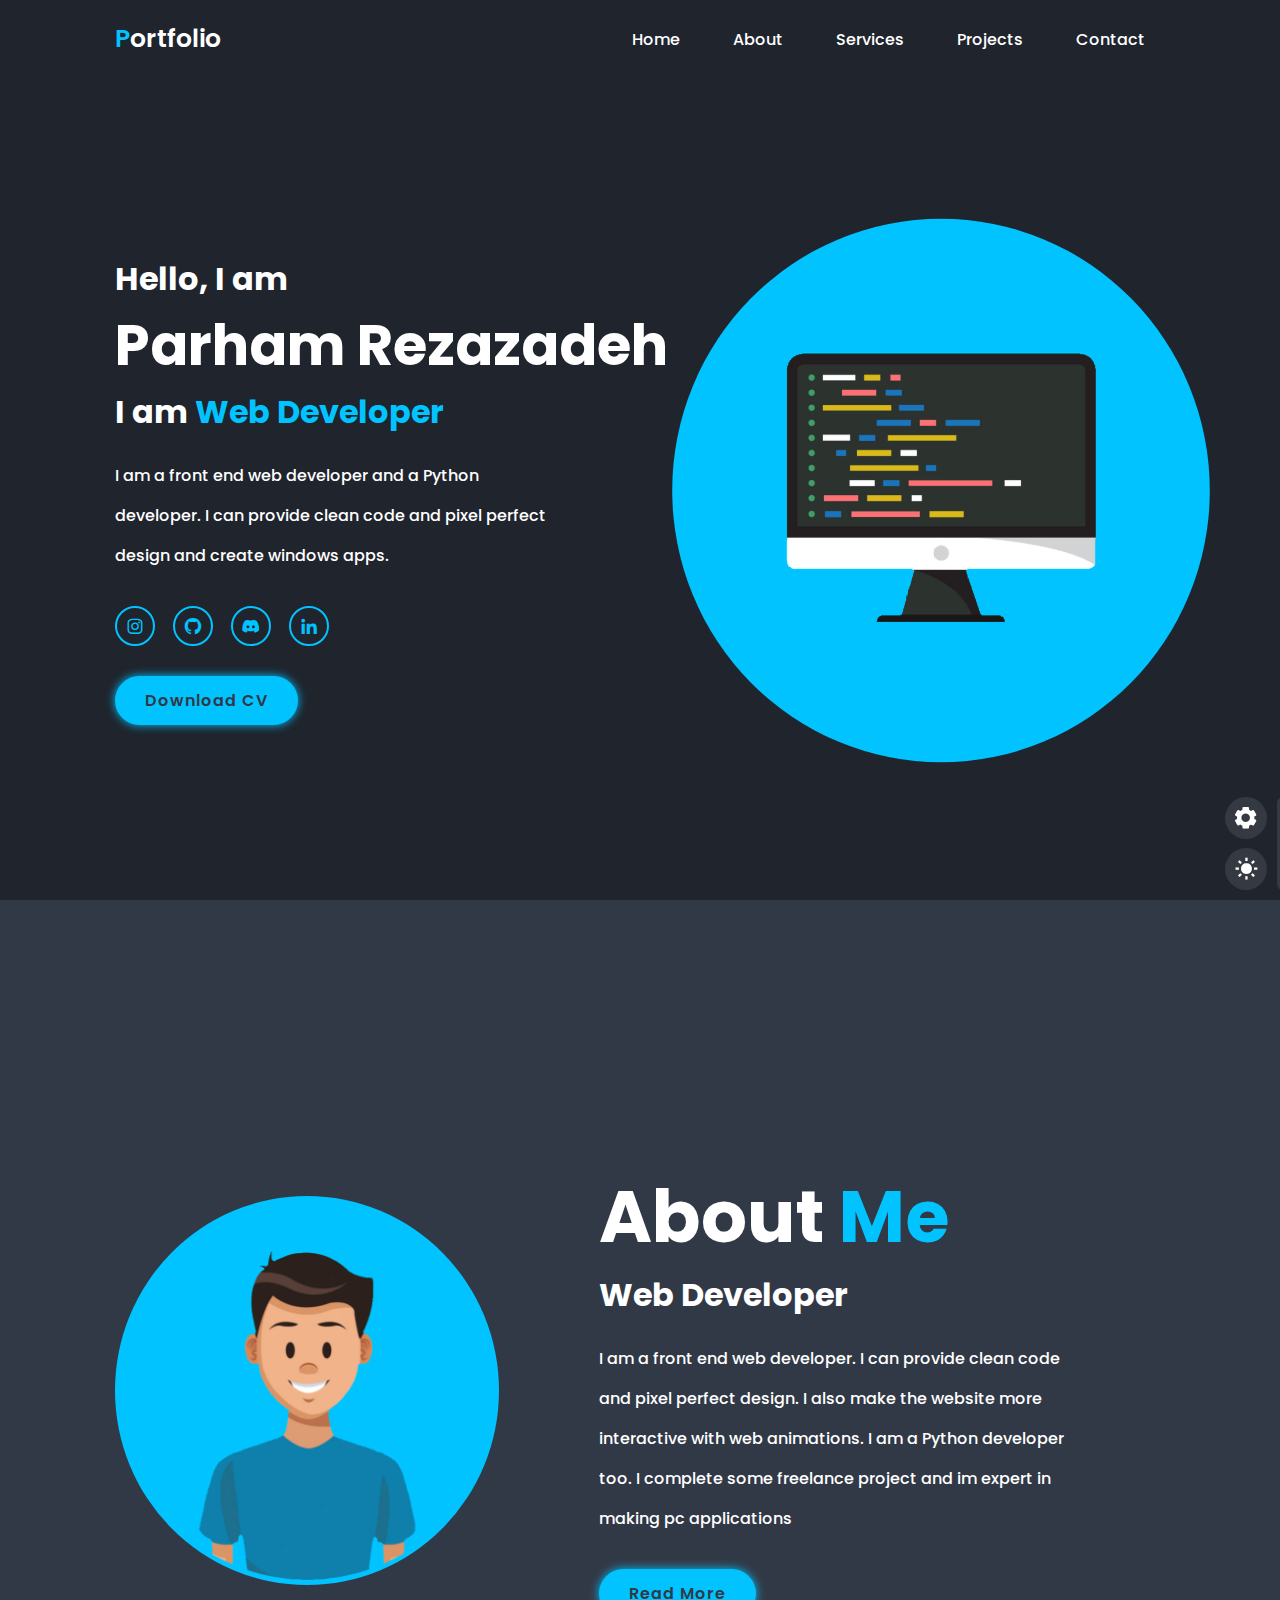
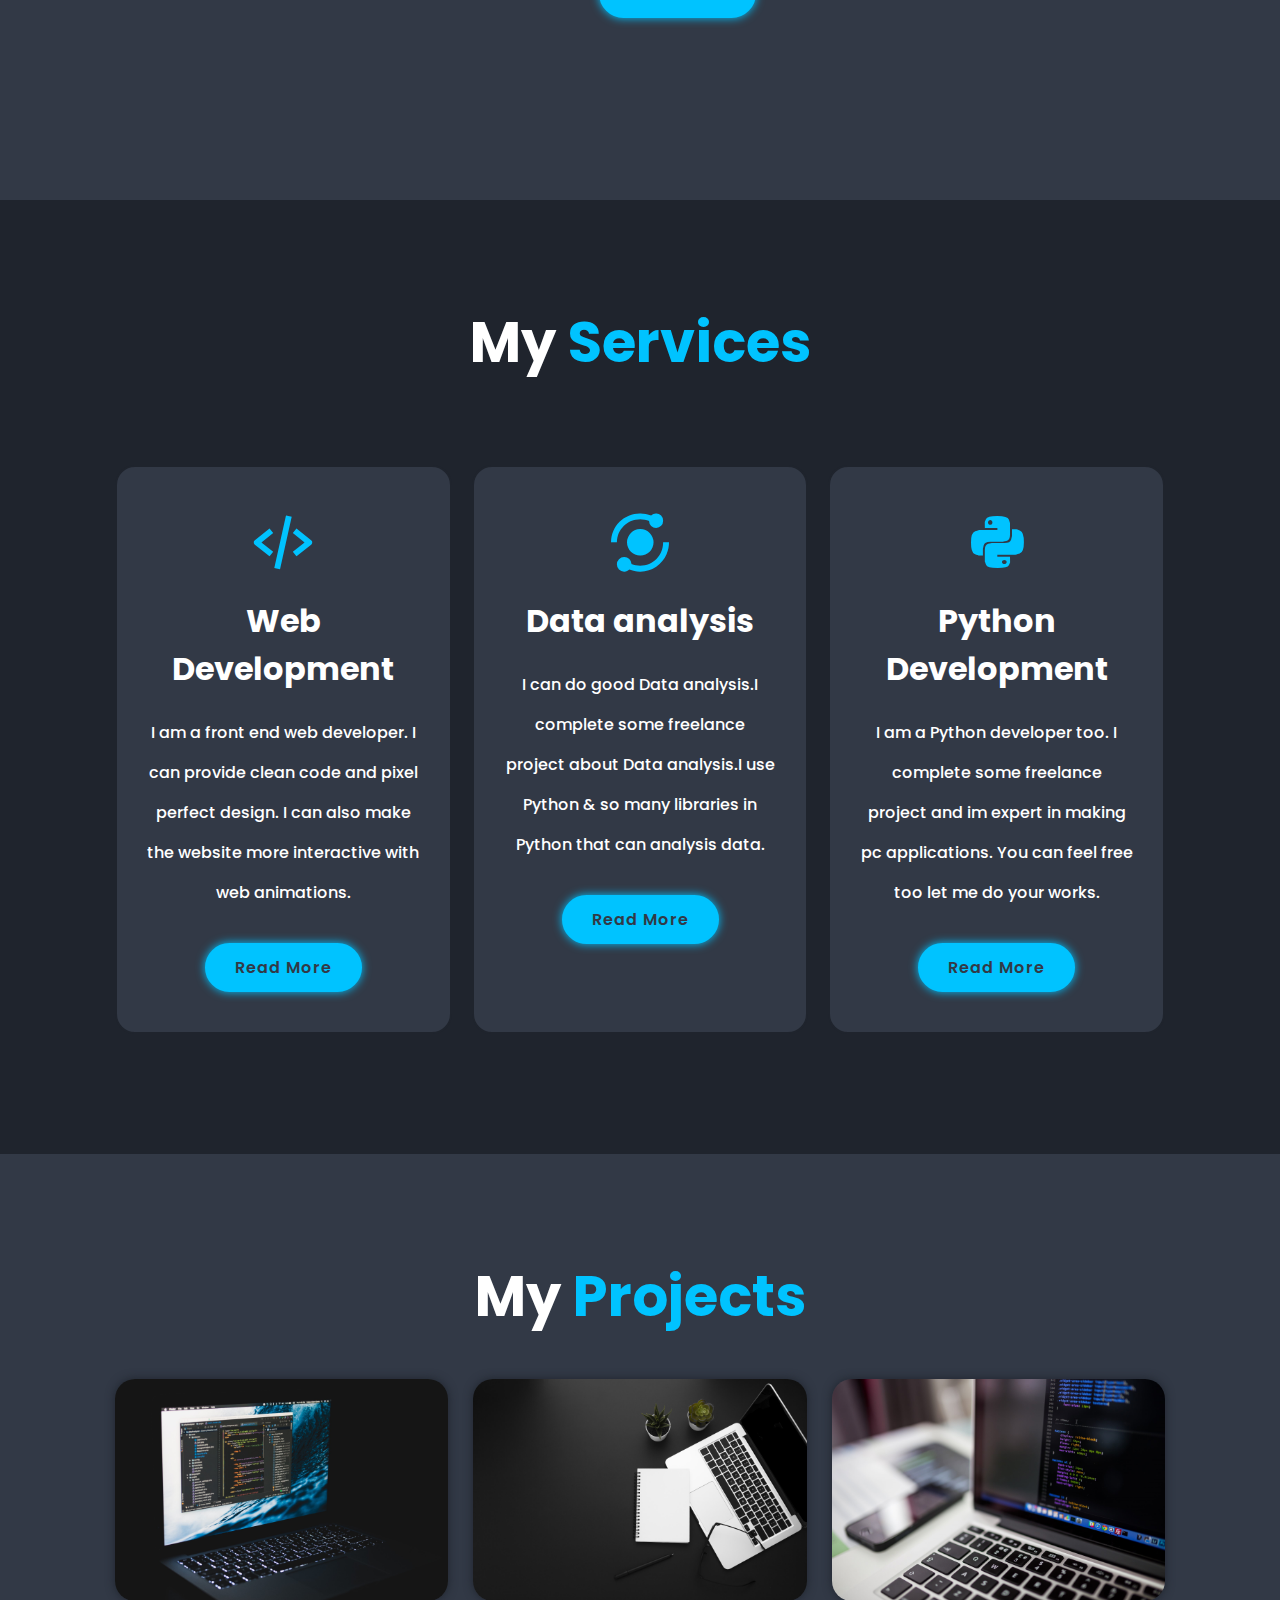
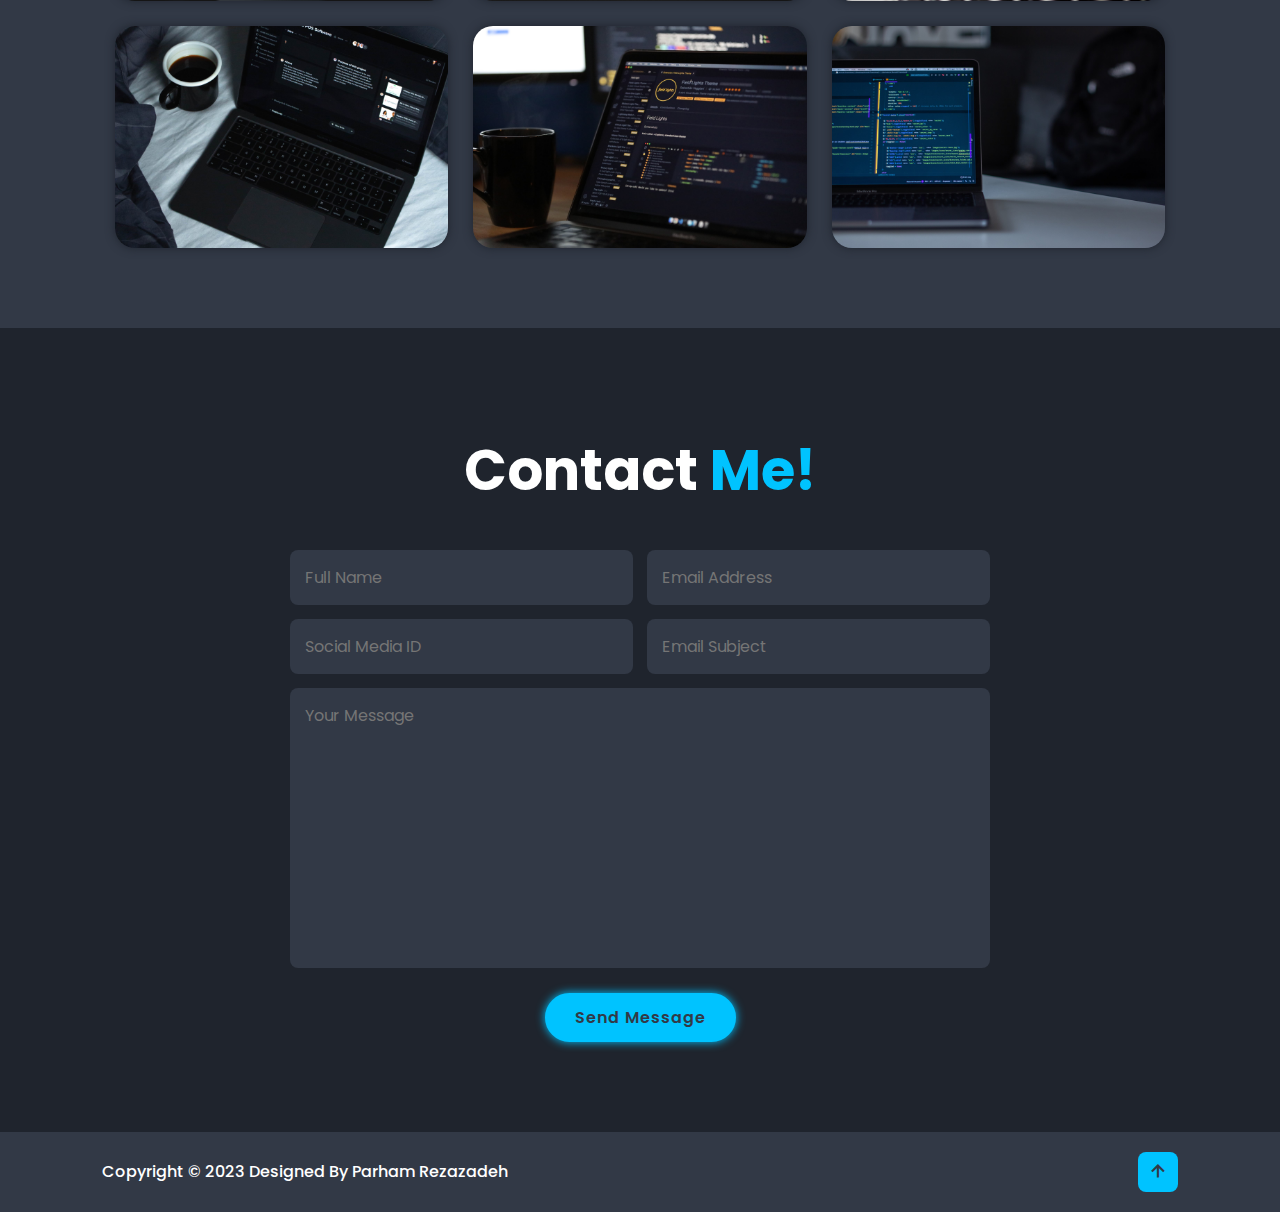
<file: Personal 2/index.html>
<!DOCTYPE html>
<html lang="en">
<head>
    <meta charset="UTF-8">
    <meta http-equiv="X-UA-Compatible" content="IE=edge">
    <meta name="viewport" content="width=device-width, initial-scale=1.0">
    <title>Responsive Portfolio Website</title>
    <!-- Link Style -->
    <link rel="stylesheet" href="codes/style.css">
    <!-- Box Icons -->
    <link href='https://unpkg.com/boxicons@2.1.4/css/boxicons.min.css' rel='stylesheet'>
</head>
<body>
    <!-- Header Menu -->
    <header>
        <a href="" class="logo"><span>P</span>ortfolio</a>
        
        <nav class="btn-nav">
            <i class='bx bx-menu'></i>  
            <i class='bx bx-x'></i>
            <input class="menu-btn" type="checkbox"></input>
        </nav>
        <nav class="nav-menu">
            <a href="#home">Home</a>
            <a href="#about">About</a>
            <a href="#services">Services</a>
            <a href="#projects">Projects</a>
            <a href="#contact">Contact</a>
        </nav>
    </header>

    <div class="color" id="color">
        <div class="close">
            <button class="theme" onclick='setting_close()'><i class='bx bxs-cog'></i></button>
            <button class="mode" onclick='set_theme()'>
                <i id="sun" class='bx bxs-sun' ></i>
                <i id="moon" class='bx bxs-moon' ></i>
            </button>
        </div>
        <div class="color-content">
            <h4>Theme Colors</h4>
            <div class="color-box">
                <button style="background-color: rgb(245, 8, 0);" onclick='set_red()'></button>
                <button style="background-color: rgb(253, 119, 9);" onclick='set_orange()'></button>
                <button style="background-color: rgb(2, 156, 72);" onclick='set_green()'></button>
                <button style="background-color: rgb(0, 195, 255);" onclick='set_blue()'></button>
                <button style="background-color: rgb(117, 79, 247);" onclick='set_purple()'></button>
            </div>
        </div>
    </div>

    <!-- Home Section -->
    <section class="home" id="home">
        <div class="home-content">
            <h3>Hello, I am</h3>
            <h2>Parham Rezazadeh</h2>
            <h3 style="margin-bottom: 2rem;">I am <span>Web Developer</span></h3>
            <p class="p-home" style="margin-right: 25%;">I am a front end web developer and a Python developer. I can provide clean code and pixel perfect design and create windows apps.</p>
            <div class="social-media">
                <a href="https://www.instagram.com/mr_parhamrz/?hl=en" target="_blank"><i class='bx bxl-instagram' ></i></a>
                <a href="https://github.com/Mr-Parham" target="_blank"><i class='bx bxl-github' ></i></a>
                <a href="https://discord.gg/Ma6pvFUG6t" target="_blank"><i class='bx bxl-discord-alt' ></i></a>
                <a href="https://linkedin.com/" target="_blank"><i class='bx bxl-linkedin' ></i></a>
            </div>
            <a href="" class="btn">Download CV</a>
        </div>

        <div class="home-img">
            <img src="./images/laptop.png" alt="">
        </div>
    </section>

    <!-- About Section -->
    <section class="about" id="about">
        <div class="about-img">
            <img src="./images/boy.png" alt="">
        </div>

        <div class="about-content">
            <h2 style="font-size: 7.2rem;">About <span>Me</span></h2>
            <h3>Web Developer</h3>
            <p >I am a front end web developer. 
            I can provide clean code and pixel perfect design. I also make the website more interactive with web animations. 
            I am a Python developer too. I complete some freelance project and im expert in making pc applications</p>
            <a href="" class="btn" target="_blank">Read More</a>
        </div>
    </section>

    <!-- Services Section -->
    <section class="services" id="services">
        <h2>My <span>Services</span></h2>

        <div class="services-container">
            <div class="services-box">
                <i class="bx bx-code-alt"></i>
                <h3>Web Development</h3>
                <p>I am a front end web developer. I can provide clean code and pixel perfect design. I can also make the website more interactive with web animations.</p>
                <a href="" class="btn" target="_blank">Read More</a>
            </div>

            <div class="services-box">
                <i class='bx bxs-analyse' ></i>
                <h3>Data analysis</h3>
                <p>I can do good Data analysis.I complete some freelance project about Data analysis.I use Python & so many libraries in Python that can analysis data.</p>
                <a href="" class="btn" target="_blank">Read More</a>
            </div>

            <div class="services-box">
                <i class='bx bxl-python'></i>
                <h3>Python Development</h3>
                <p>I am a Python developer too. I complete some freelance project and im expert in making pc applications. You can feel free too let me do your works.</p>
                <a href="" class="btn" target="_blank">Read More</a>
            </div>
        </div>
    </section>

    <!-- Projects Section -->
    <div class="projects" id="projects">
        <h2>My <span>Projects</span></h2>
        
        <div class="projects-container">
            <div class="projects-box projects-box1">
                <img src="./images/p (1).jpg">
                <div class="projects-layer">
                    <h4>Web Design</h4>
                    <p>I can provide clean code and pixel perfect design.</p>
                    <a href=""><i class='bx bx-link-external' ></i></a>
                </div>
            </div>

            <div class="projects-box projects-box2">
                <img src="./images/p (6).jpg">
                <div class="projects-layer">
                    <h4>Data analysis</h4>
                    <p>I use Python & so many libraries in Python that can analysis data.</p>
                    <a href=""><i class='bx bx-link-external' ></i></a>
                </div>
            </div>

            <div class="projects-box">
                <img src="./images/p (3).jpg">
                <div class="projects-layer">
                    <h4>Python Development</h4>
                    <p>I am expert in making pc applications</p>
                    <a href=""><i class='bx bx-link-external' ></i></a>
                </div>
            </div>

            <div class="projects-box">
                <img src="./images/p (4).jpg">
                <div class="projects-layer">
                    <h4>Web Design</h4>
                    <p>I can provide clean code and pixel perfect design.</p>
                    <a href=""><i class='bx bx-link-external' ></i></a>
                </div>
            </div>

            <div class="projects-box">
                <img src="./images/p (5).jpg">
                <div class="projects-layer">
                    <h4>Data analysis</h4>
                    <p>I use Python & so many libraries in Python that can analysis data.</p>
                    <a href=""><i class='bx bx-link-external' ></i></a>
                </div>
            </div>

            <div class="projects-box">
                <img src="./images/p (2).jpg">
                <div class="projects-layer">
                    <h4>Python Development</h4>
                    <p>I am expert in making pc applications</p>
                    <a href=""><i class='bx bx-link-external' ></i></a>
                </div>
            </div>
        </div>
    </div>

    <!-- Contact Section -->
    <section class="contact" id="contact">
        <h2>Contact <span>Me!</span></h2>
        
        <form action="">
            <div class="input-box">
                <input type="text" placeholder="Full Name">
                <input type="email" placeholder="Email Address">
            </div>
            <div class="input-box">
                <input type="text" placeholder="Social Media ID">
                <input type="text" placeholder="Email Subject">
            </div>
            <textarea name="" id="" cols="30" rows="10" placeholder="Your Message"></textarea>
            <input type="submit" value="Send Message" class="btn">
        </form>
    </section>

    <!-- Footer Section -->
    <footer>
        <p>Copyright &copy; 2023 Designed By Parham Rezazadeh</p>
        <a href="#home"><i class="bx bx-up-arrow-alt"></i></a>
    </footer>

    <!-- Link Script -->
    <script src="codes/script.js"></script>
</body>
</html>
</file>
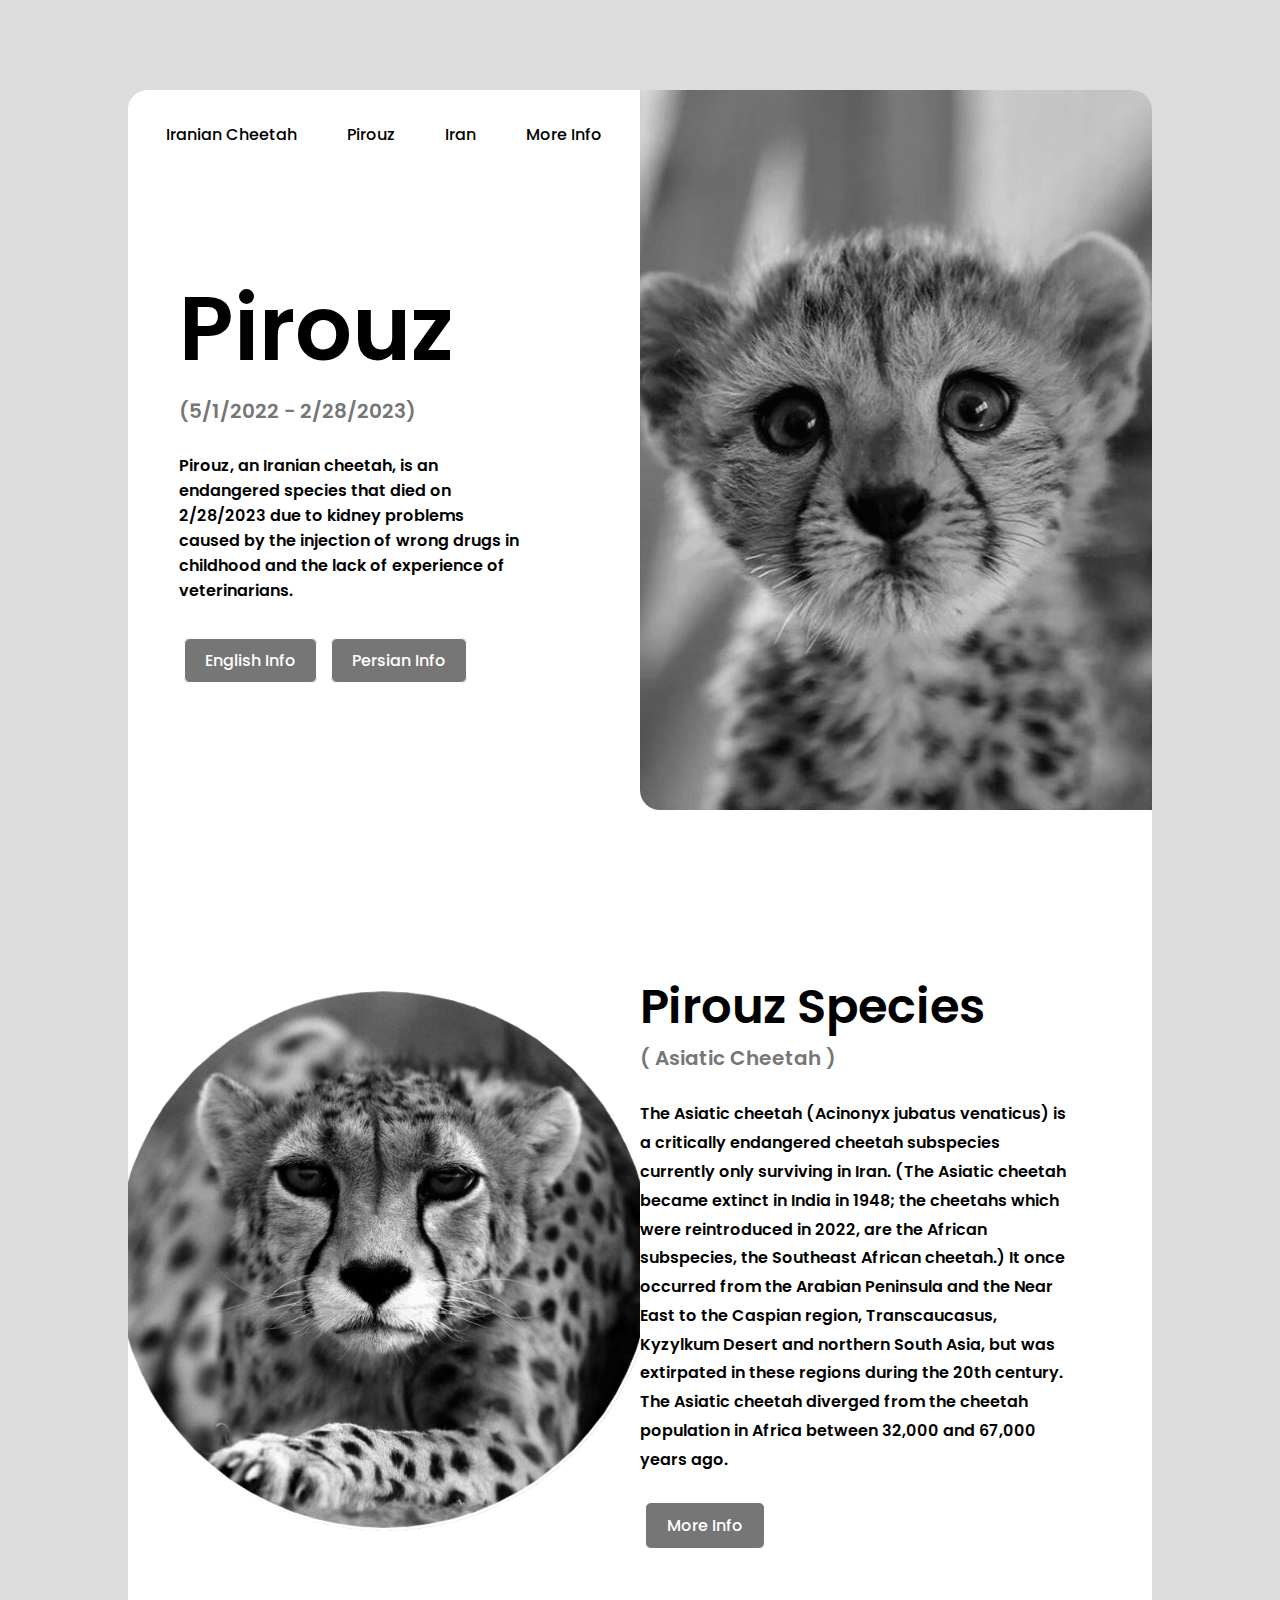
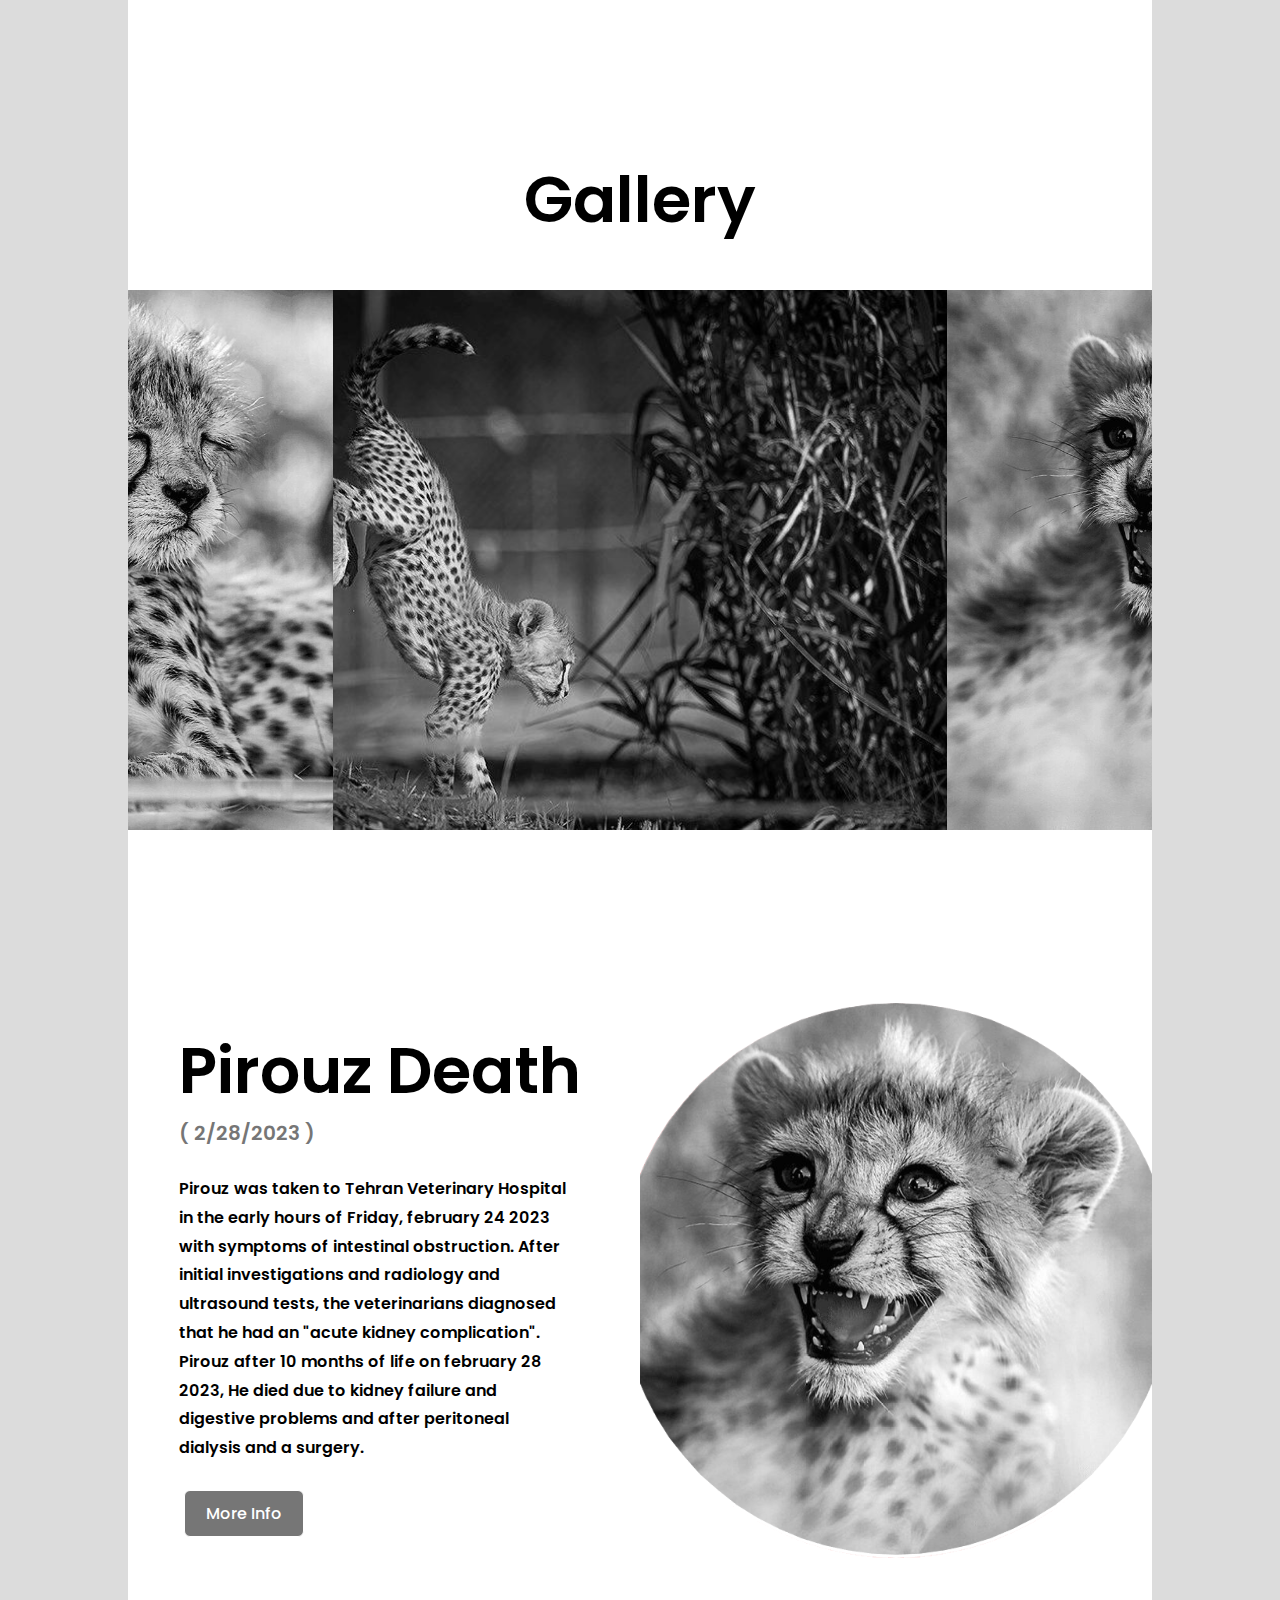
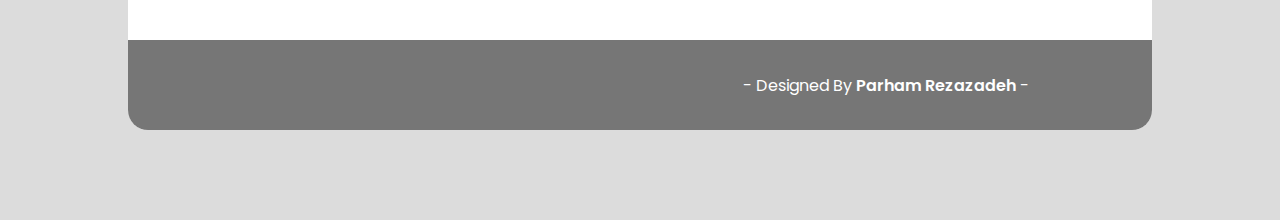
<file: Pirouz/index.html>
<!DOCTYPE html>
<html lang="en">
<head>
    <meta charset="UTF-8">
    <meta http-equiv="X-UA-Compatible" content="IE=edge">
    <meta name="viewport" content="width=device-width, initial-scale=1.0">
    <title>Pirouz</title>
    <link rel="stylesheet" href="./styles.css">
    <link rel="preconnect" href="https://fonts.googleapis.com">
    <link rel="preconnect" href="https://fonts.gstatic.com" crossorigin>
    <link href="https://fonts.googleapis.com/css2?family=Poppins:wght@400;500;600;700&display=swap" rel="stylesheet">
    <link rel="stylesheet" href="https://cdnjs.cloudflare.com/ajax/libs/font-awesome/6.3.0/css/all.min.css"
    integrity="sha512-SzlrxWUlpfuzQ+pcUCosxcglQRNAq/DZjVsC0lE40xsADsfeQoEypE+enwcOiGjk/bSuGGKHEyjSoQ1zVisanQ=="
     crossorigin="anonymous" referrerpolicy="no-referrer" />
</head>
<body>
    <section class="cover">
        <div class="hero">
            <div class="box">
                <div class="menu">
                    <ul>
                        <li><a href="https://en.wikipedia.org/wiki/Asiatic_cheetah" target="_blank">Iranian Cheetah</a></li>
                        <li><a href="https://en.wikipedia.org/wiki/Pirouz_(cheetah)" target="_blank">Pirouz</a></li>
                        <li><a href="https://en.wikipedia.org/wiki/Iran" target="_blank">Iran</a></li>
                        <li><a href="https://www.iranintl.com/en/202302289283" target="_blank">More Info</a></li>
                    </ul>
                </div>
                <div class="text">
                    <span id="title">Pirouz </span>
                    <span id="date">(5/1/2022 - 2/28/2023)</span>
                    <p>Pirouz, an Iranian cheetah, is an endangered species that died on 2/28/2023 due to 
                        kidney problems caused by the injection of wrong drugs in childhood and the lack of experience of veterinarians.</p>
                    <div>
                        <a href="https://www.iranintl.com/en/202302289283" target="_blank" class="btn">English Info</a>
                        <a href="https://www.farsnews.ir/news/14011209000652/%D8%B9%D9%84%D8%AA-%D9%85%D8%B1%DA%AF
                        -%D9%BE%DB%8C%D8%B1%D9%88%D8%B2%DA%86%D9%87-%D8%A8%D9%88%D8%AF" target="_blank" class="btn">Persian Info</a>
                    </div>
                </div>
            </div>
            <div class="image"></div>
        </div>

        <div class="cheetah">
            <div class="image-box" style="background-image: url(./img/cheetah.png);"></div>

            <div class="text-box">
                <h2>Pirouz Species</h2>
                <h3>( Asiatic Cheetah )</h3>
                <p>The Asiatic cheetah (Acinonyx jubatus venaticus) is a critically endangered cheetah subspecies currently only surviving in Iran.
                (The Asiatic cheetah became extinct in India in 1948; the cheetahs which were reintroduced in 2022, are the African subspecies,
                the Southeast African cheetah.) It once occurred from the Arabian Peninsula and the Near East to the Caspian region, Transcaucasus,
                Kyzylkum Desert and northern South Asia, but was extirpated in these regions during the 20th century.
                The Asiatic cheetah diverged from the cheetah population in Africa between 32,000 and 67,000 years ago.</p>
                <a href="https://en.wikipedia.org/wiki/Asiatic_cheetah" target="_blank" class="btn">More Info</a>
            </div>
        </div>

        <div class="gallery">
            <div class="text">
                <h2>Gallery</h2>
            </div>
            <div class="image">
                <div class="img-side" style="background-image: url(./img/img1.png);"></div>
                <div class="img-mid"></div>
                <div class="img-side" style="background-image: url(./img/img3.png);"></div>
            </div>
        </div>

        <div class="death" style="margin-bottom: 0;">
            <div class="text-box" style="padding-left: 5%;">
                <h2>Pirouz Death</h2>
                <h3>( 2/28/2023 )</h3>
                <p>Pirouz was taken to Tehran Veterinary Hospital in the early hours of Friday, february 24 2023 with symptoms of intestinal obstruction.
                     After initial investigations and radiology and ultrasound tests, the veterinarians diagnosed that he had an "acute kidney complication".
                      Pirouz after 10 months of life on february 28 2023, He died due to kidney failure and digestive problems and after peritoneal dialysis and a surgery.</p>
                <a href="https://en.wikipedia.org/wiki/Asiatic_cheetah" target="_blank" class="btn">More Info</a>
            </div>

            <div class="image-box" style="background-image: url(./img/pirouz2.png);"></div>
        </div>

        <footer>
            <ul>
                <li><a href="https://www.instagram.com/mr_parhamrz/?hl=en" target="_blank"><i class="fa-brands fa-instagram"></i></a></li>
                <li><a href="https://github.com/Mr-Parham" target="_blank"><i class="fa-brands fa-github"></i></a></li>
                <li><a href="https://discord.gg/Ma6pvFUG6t" target="_blank"><i class="fa-brands fa-discord"></i></a></li>
            </ul>
            
            <p>- Designed By <span>Parham Rezazadeh</span> -</p>
        </footer>
    </section>
</body>
</html>
</file>
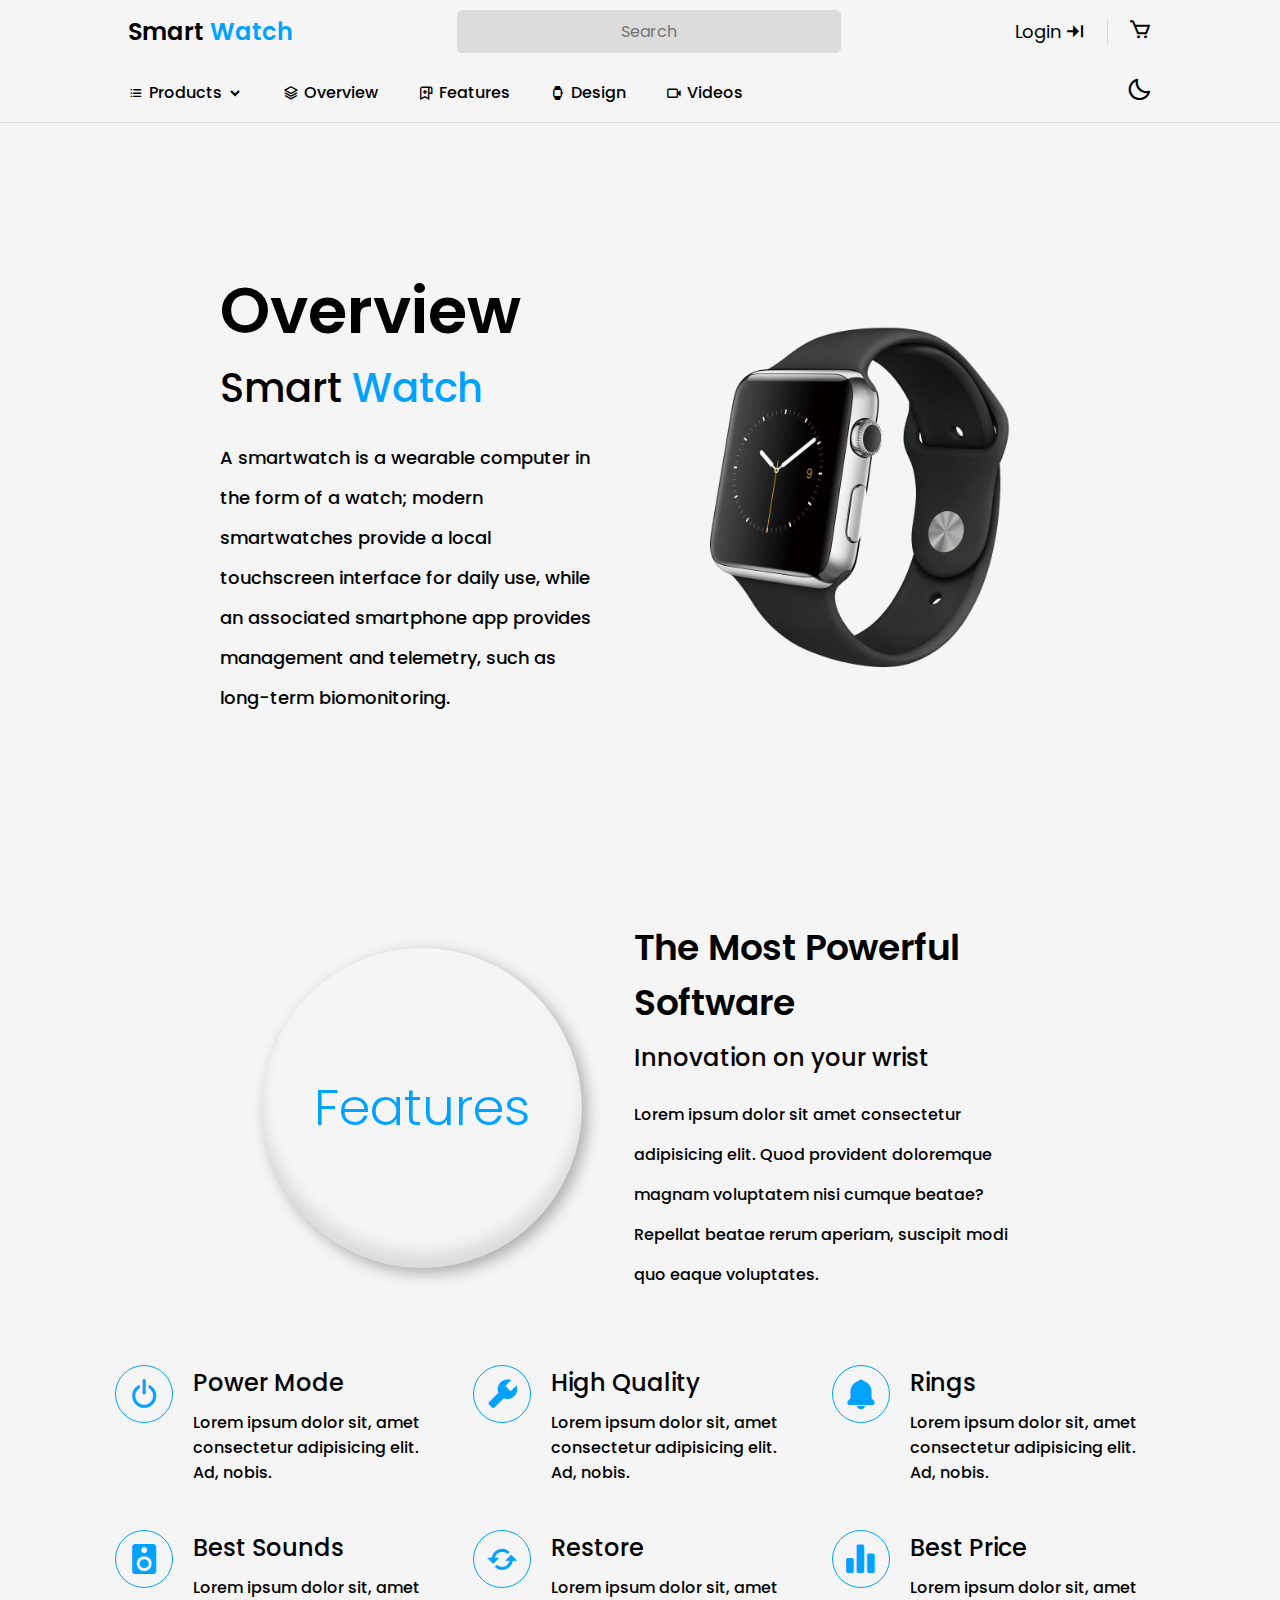
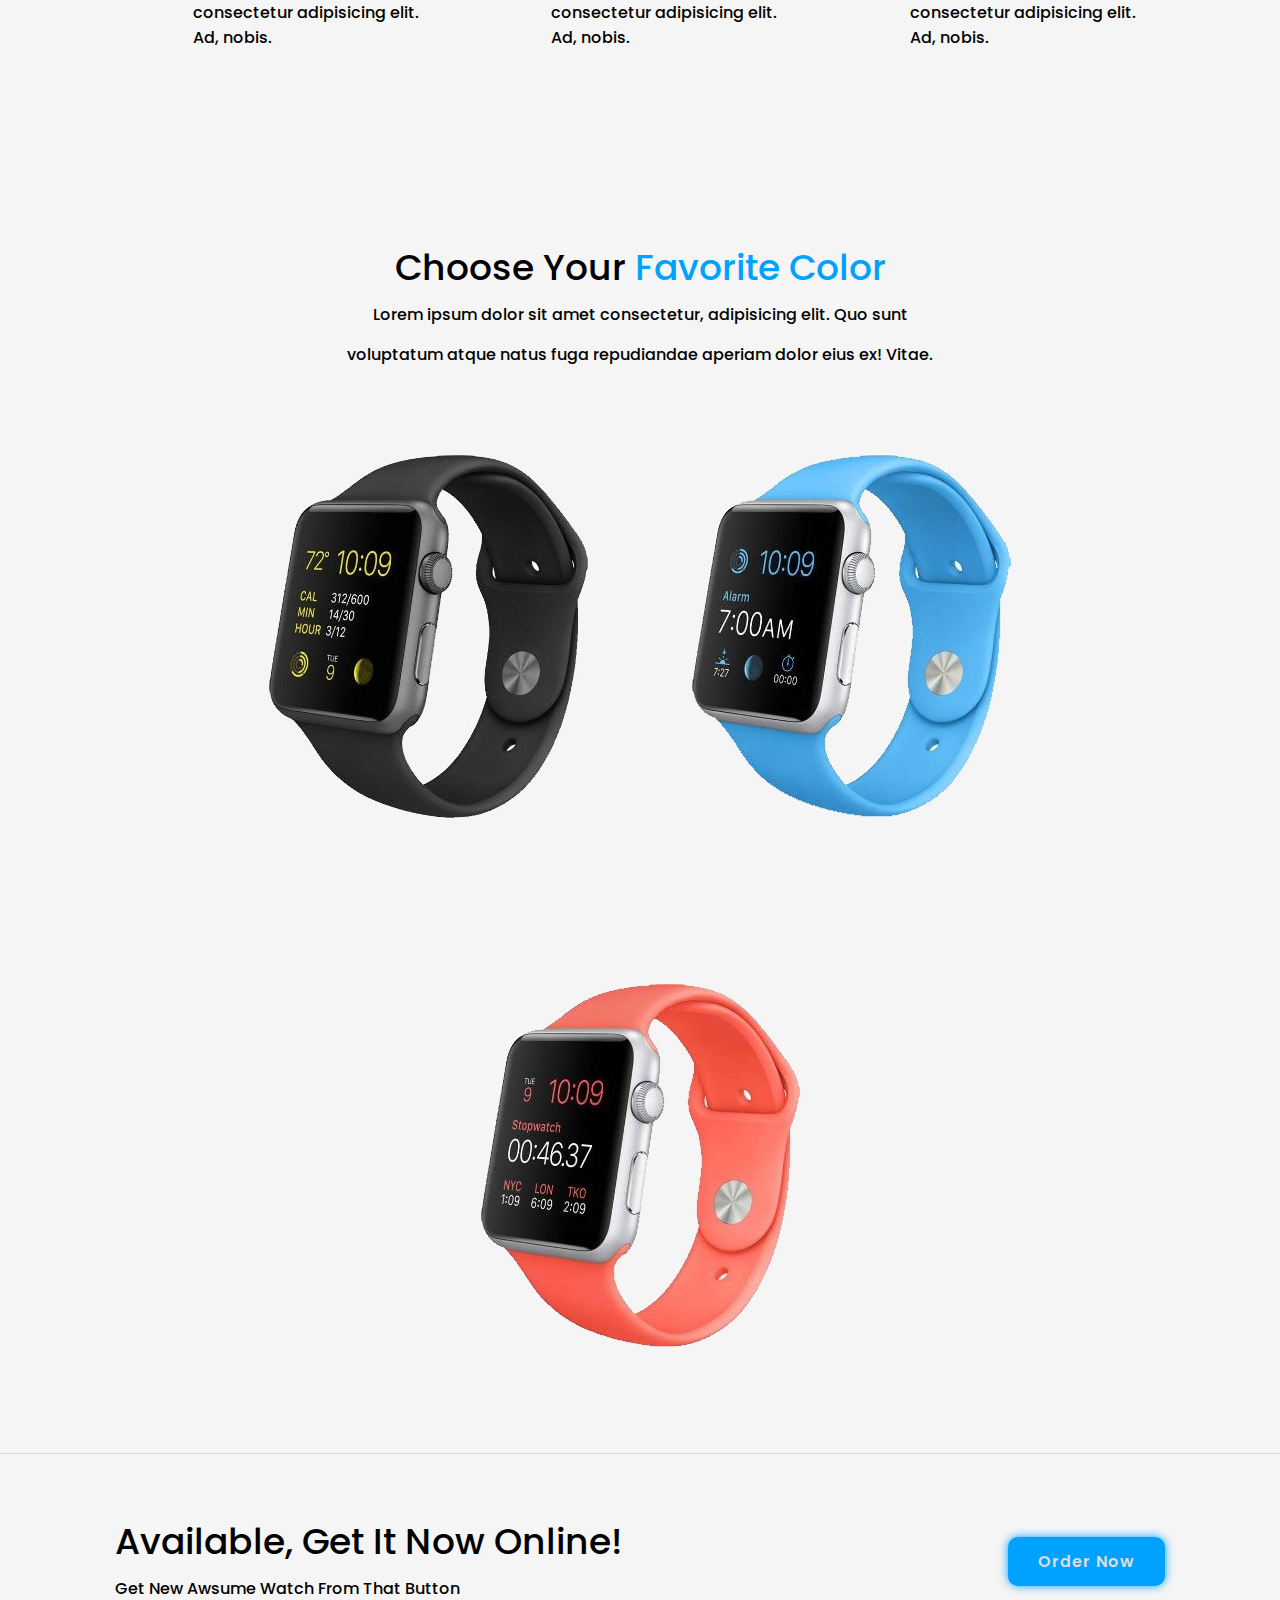
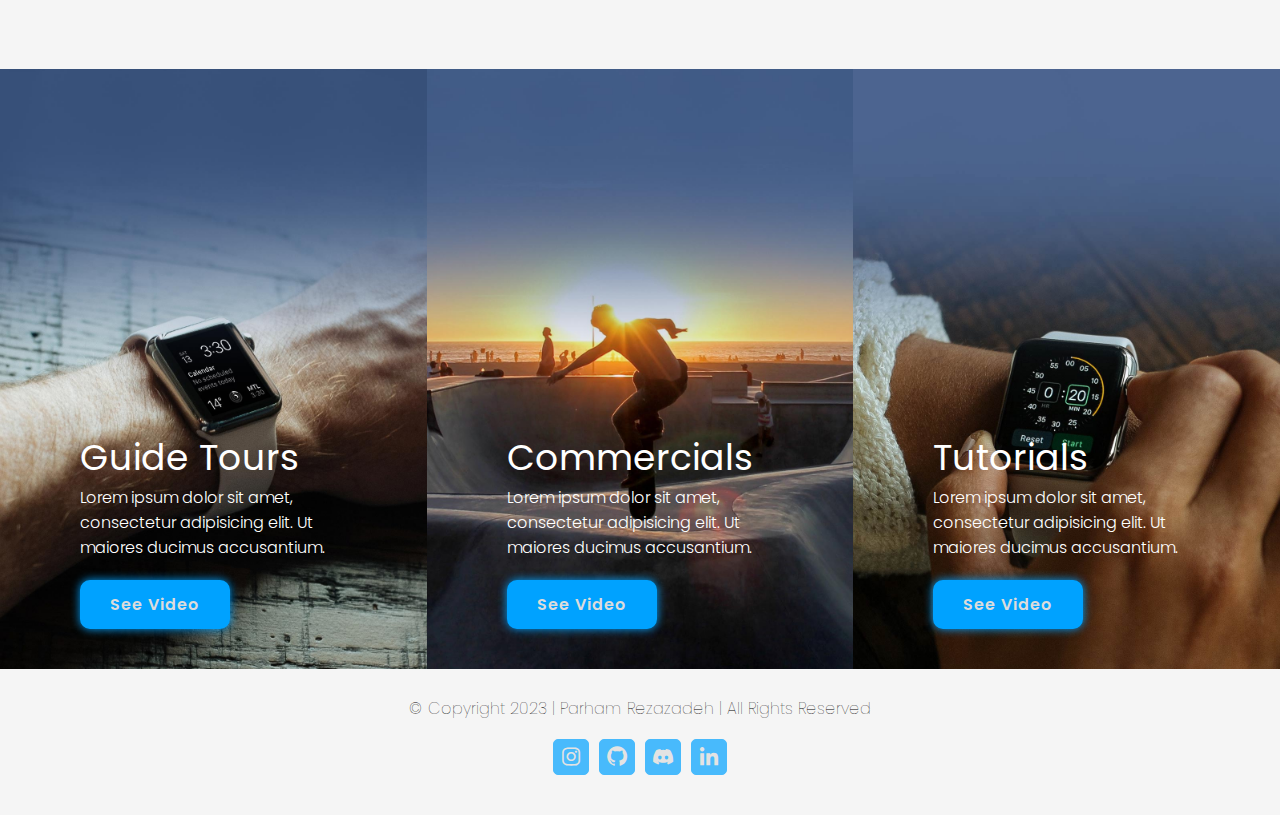
<file: Watch/main page/index.html>
<!DOCTYPE html>
<html lang="en">
<head>
    <meta charset="UTF-8">
    <meta http-equiv="X-UA-Compatible" content="IE=edge">
    <meta name="viewport" content="width=device-width, initial-scale=1.0">
    <title>Watch Store</title>
    <link rel="stylesheet" href="./code/style.css">
    <link href='https://unpkg.com/boxicons@2.1.4/css/boxicons.min.css' rel='stylesheet'>
</head>
<body>
    <header>
        <nav>
            <a href="" class="logo">Smart <span>Watch</span></a>
            <form>
                <input type="text" name="search" id="search" placeholder="Search">
            </form>
            <div class="nav-part">
                <a href="" class="login">Login <i class='bx bxs-arrow-to-right'></i></a>
                <div class="line"></div>
                <a href="" class="cart" style="margin-left: 1rem;"><i class='bx bx-cart'></i></a>
            </div>
        </nav>
        <menu>
            <ul class="tag-box">
                <li class="products"><a href=""><i class='bx bx-list-ul'></i>Products<i class='bx bxs-chevron-down'></i></a></li>
                <li><a href="#overview"><i class='bx bx-layer' ></i>Overview</a></li>
                <li><a href="#features"><i class='bx bx-bookmark-alt-plus' ></i>Features</a></li>
                <li><a href="#design"><i class='bx bxs-watch-alt'></i>Design</a></li>
                <li><a href="#videos"><i class='bx bx-video' ></i>Videos</a></li>
                <!-- <li><a href="#buy"><i class='bx bx-cart-add' ></i>Buy Now</a></li> -->
            </ul>
            <button class="theme" id="dark" onclick='set_theme()'><i class='bx bx-moon' ></i></button>
            <button class="theme" id="light" onclick='set_theme()'><i class='bx bx-sun' ></i></button>
        </menu>
    </header>

    <section class="overview" id="overview" style="min-height: 100vh;">
        <div class="overview-content">
            <h2>Overview</h2>
            <h3>Smart <span>Watch</span></h3>
            <p>A smartwatch is a wearable computer in the form of a watch; modern smartwatches provide a local touchscreen interface for daily use, while an associated smartphone app provides management and telemetry, such as long-term biomonitoring.</p>
        </div>
        <img src="./img/overview.png">
    </section>

    <section class="features" id="features" style="padding-top: 2rem;">
        <div class="features-up">
            <div class="features-circle">Features</div>

            <div class="features-content">
                <h3>The Most Powerful Software</h3>
                <h4>Innovation on your wrist</h4>
                <p>Lorem ipsum dolor sit amet consectetur adipisicing elit. Quod provident doloremque magnam voluptatem nisi cumque beatae? Repellat beatae rerum aperiam, suscipit modi quo eaque voluptates.</p>
            </div>
        </div>

        <div class="features-down">
            <div class="features-box">
                <div class="features-icon-box"><a href=""><i class='bx bx-power-off'></i></a></div>
                <div class="features-right-box">
                    <h4>Power Mode</h4>
                    <p>Lorem ipsum dolor sit, amet consectetur adipisicing elit. Ad, nobis.</p>
                </div>
            </div>

            <div class="features-box">
                <div class="features-icon-box"><a href=""><i class='bx bxs-wrench'></i></a></div>
                <div class="features-right-box">
                    <h4>High Quality</h4>
                    <p>Lorem ipsum dolor sit, amet consectetur adipisicing elit. Ad, nobis.</p>
                </div>
            </div>

            <div class="features-box">
                <div class="features-icon-box"><a href=""><i class='bx bxs-bell'></i></a></div>
                <div class="features-right-box">
                    <h4>Rings</h4>
                    <p>Lorem ipsum dolor sit, amet consectetur adipisicing elit. Ad, nobis.</p>
                </div>
            </div>

            <div class="features-box">
                <div class="features-icon-box"><a href=""><i class='bx bxs-speaker'></i></a></div>
                <div class="features-right-box">
                    <h4>Best Sounds</h4>
                    <p>Lorem ipsum dolor sit, amet consectetur adipisicing elit. Ad, nobis.</p>
                </div>
            </div>

            <div class="features-box">
                <div class="features-icon-box"><a href=""><i class='bx bx-refresh' ></i></a></div>
                <div class="features-right-box">
                    <h4>Restore</h4>
                    <p>Lorem ipsum dolor sit, amet consectetur adipisicing elit. Ad, nobis.</p>
                </div>
            </div>

            <div class="features-box">
                <div class="features-icon-box"><a href=""><i class='bx bxs-bar-chart-alt-2'></i></a></div>
                <div class="features-right-box">
                    <h4>Best Price</h4>
                    <p>Lorem ipsum dolor sit, amet consectetur adipisicing elit. Ad, nobis.</p>
                </div>
            </div>
        </div>
    </section>

    <section class="design" id="design">
        <div class="design-text">
            <h3>Choose Your <span>Favorite Color</span></h3>
            <p>Lorem ipsum dolor sit amet consectetur, adipisicing elit. Quo sunt voluptatum atque natus fuga repudiandae aperiam dolor eius ex! Vitae.</p>
        </div>

        <div class="design-img-box">
            <div class="design-img">
                <a href="" target="_blank"><img src="./img/watch_black.jpg" id="watch_black"></a>
            </div>
            <div class="design-img">
                <a href="" target="_blank"><img src="./img/watch_blue.jpg" id="watch_blue"></a>
            </div>
            <div class="design-img">
                <a href="" target="_blank"><img src="./img/watch_pink.jpg" id="watch_pink"></a>
            </div>
        </div>
    </section>

    <section class="buy" id="buy">
        <div class="buy-content">
            <h3>Available, Get It Now Online!</h3>
            <p>Get New Awsume Watch From That Button</p>
        </div>

        <a href="" target="_blank" class="btn">Order Now</a>
    </section>

    <section class="videos" id="videos">
        <div class="videos-img" style="background-image: url(./img/guide.jpg);">
            <div class="videos-content">
                <h3>Guide Tours</h3>
                <p>Lorem ipsum dolor sit amet, consectetur adipisicing elit. Ut maiores ducimus accusantium.</p>
                <a href="" class="btn">See Video</a>
            </div>
        </div>

        <div class="videos-img" style="background-image: url(./img/commercials_ads.jpg);">
            <div class="videos-content">
                <h3>Commercials</h3>
                <p>Lorem ipsum dolor sit amet, consectetur adipisicing elit. Ut maiores ducimus accusantium.</p>
                <a href="" class="btn">See Video</a>
            </div>
        </div>

        <div class="videos-img" style="background-image: url(./img/tutorials.jpg);">
            <div class="videos-content">
                <h3>Tutorials</h3>
                <p>Lorem ipsum dolor sit amet, consectetur adipisicing elit. Ut maiores ducimus accusantium.</p>
                <a href="" class="btn">See Video</a>
            </div>
        </div>
    </section>

    <footer>
        <p>© Copyright 2023 | Parham Rezazadeh | All Rights Reserved</p>
        <div class="footer-icons">
            <a href="https://www.instagram.com/mr_parhamrz/?hl=en" target="_blank"><i class='bx bxl-instagram' ></i></a>
            <a href="https://github.com/Mr-Parham" target="_blank"><i class='bx bxl-github' ></i></a>
            <a href="https://discord.gg/Ma6pvFUG6t" target="_blank"><i class='bx bxl-discord-alt' ></i></a>
            <a href="https://linkedin.com/" target="_blank"><i class='bx bxl-linkedin' ></i></a>
        </div>
    </footer>

    <script src="./code/script.js"></script>
</body>
</html>
</file>
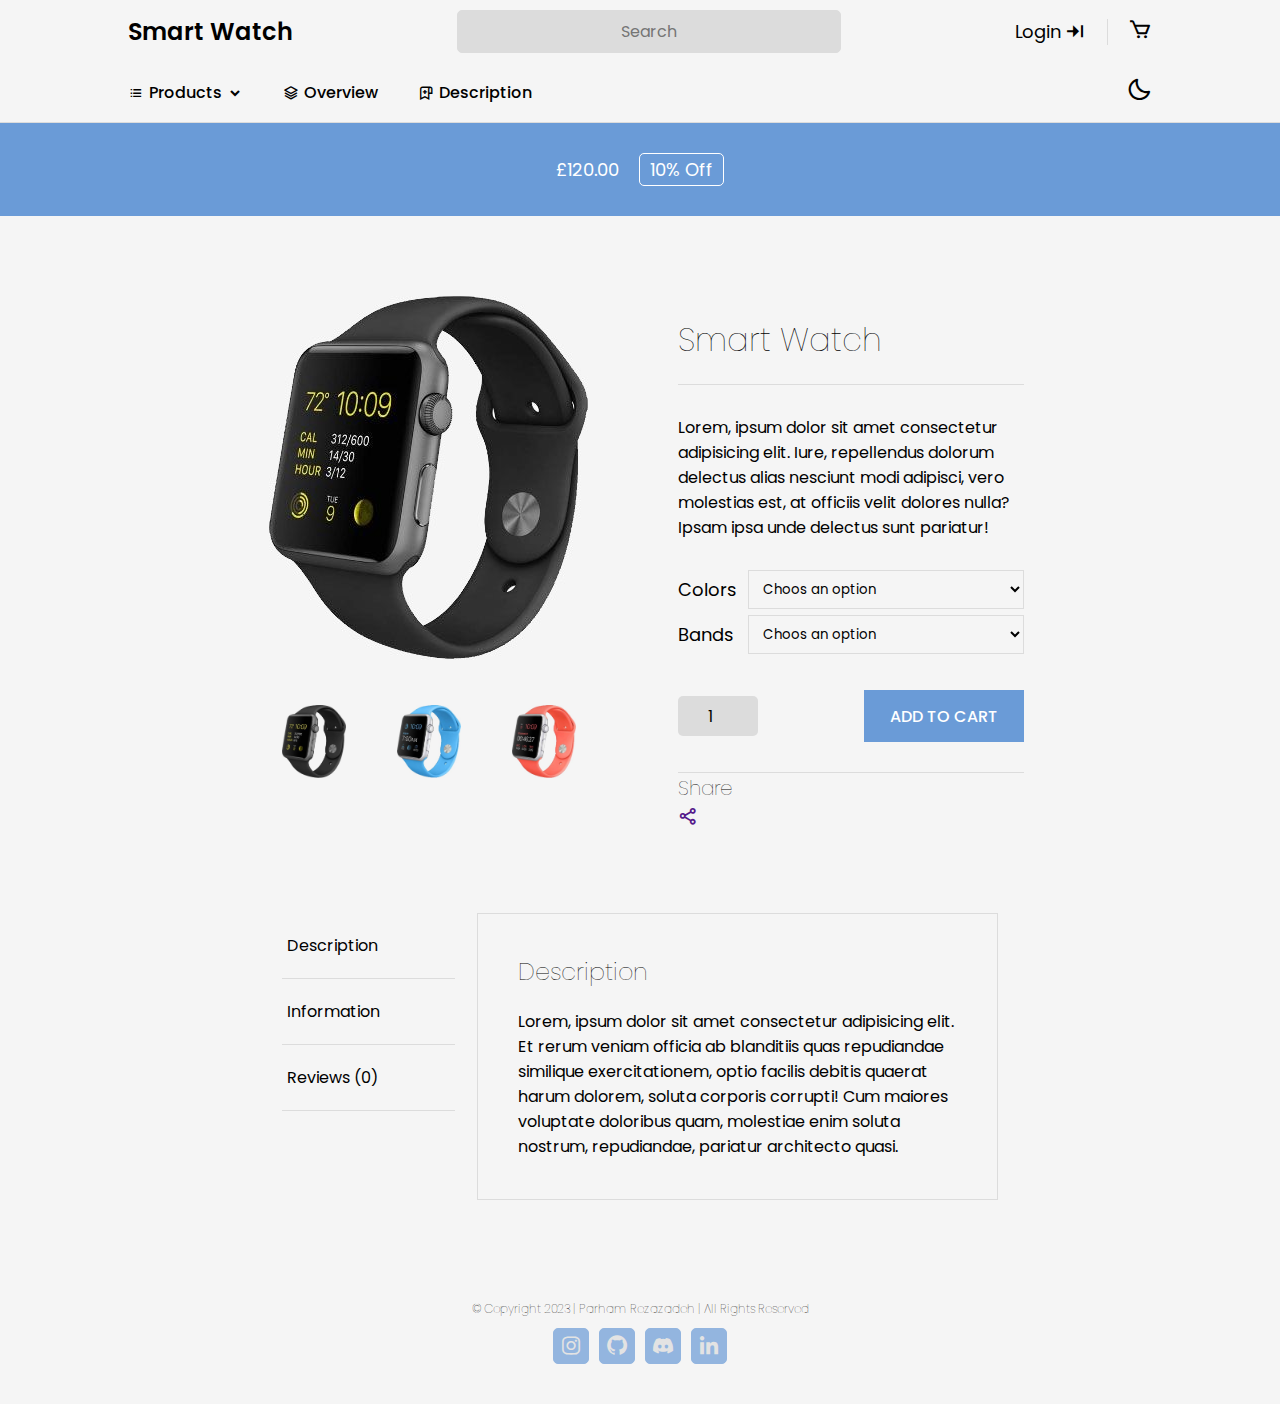
<file: Watch/sell page/index.html>
<!DOCTYPE html>
<html lang="en">
<head>
    <meta charset="UTF-8">
    <meta http-equiv="X-UA-Compatible" content="IE=edge">
    <meta name="viewport" content="width=device-width, initial-scale=1.0">
    <title>Watch Store</title>
    <link rel="stylesheet" href="./code/style.css">
    <link href='https://unpkg.com/boxicons@2.1.4/css/boxicons.min.css' rel='stylesheet'>
</head>
<body>
    <header>
        <nav>
            <a href="" class="logo">Smart <span>Watch</span></a>
            <form>
                <input type="text" name="search" id="search" placeholder="Search">
            </form>
            <div class="nav-part">
                <a href="" class="login">Login <i class='bx bxs-arrow-to-right'></i></a>
                <div class="line"></div>
                <a href="" class="cart" style="margin-left: 1rem;"><i class='bx bx-cart'></i></a>
            </div>
        </nav>
        <menu>
            <ul class="tag-box">
                <li class="products"><a href=""><i class='bx bx-list-ul'></i>Products<i class='bx bxs-chevron-down'></i></a></li>
                <li><a href="#overview"><i class='bx bx-layer' ></i>Overview</a></li>
                <li><a href="#description"><i class='bx bx-bookmark-alt-plus' ></i>Description</a></li>
            </ul>
            <button class="theme" id="dark" onclick='set_theme()'><i class='bx bx-moon' ></i></button>
            <button class="theme" id="light" onclick='set_theme()'><i class='bx bx-sun' ></i></button>
        </menu>
    </header>

    <section class="price">
        <h2>£120.00</h2>
        <div class="off">
            <h2>10% Off</h2>
        </div>
    </section>

    <section class="overview" id="overview">
        <div class="overview-img-box">
            <div class="overview-img-big">
                <img src="./img/watch_black.jpg" id="watch_black_big">
            </div>
            <div class="overview-img-little-box">
                <div class="overview-img-little" style="background-image: url(./img/watch_black.jpg);" id="watch_black"></div>
                <div class="overview-img-little" style="background-image: url(./img/watch_blue.jpg);" id="watch_blue"></div>
                <div class="overview-img-little" style="background-image: url(./img/watch_pink.jpg);" id="watch_pink"></div>
            </div>
        </div>

        <div class="overview-content">
            <div class="overview-title">
                <h3>Smart Watch</h3>
            </div>
            <div class="overview-text">
                <p>Lorem, ipsum dolor sit amet consectetur adipisicing elit. Iure, repellendus dolorum delectus alias nesciunt modi adipisci, vero molestias est, at officiis velit dolores nulla? Ipsam ipsa unde delectus sunt pariatur!</p>
            </div>
            <form>
                <label for="color-select">Colors</label>
                <select id="color-select">
                    <option value="Option">Choos an option</option>
                    <option value="Option">Black</option>
                    <option value="Option">Blue</option>
                    <option value="Option">Pink</option>
                </select>
            </form>
            <form>
                <label for="band-select">Bands</label>
                <select id="band-select">
                    <option value="Option">Choos an option</option>
                    <option value="Option">Line</option>
                    <option value="Option">Flux</option>
                    <option value="Option">Eco</option>
                </select>
            </form>
            <div class="buy">
                <input type="number" value="1">
                <a href="" class="btn">ADD TO CART</a>
            </div>
            <div class="overview-bottom">
                <h4>Share</h4>
                <a href=""><i class='bx bx-share-alt'></i></a>
            </div>
        </div>
    </section>

    <section class="description" id="description">
        <div class="description-left">
            <button class="description-button" onclick='set_description()'>Description</button>
            <button class="description-button" onclick='set_information()'>Information</button>
            <button class="description-button" onclick='set_review()'>Reviews (0)</button>
        </div>

        <div class="description-right">
            <div class="d-box" id="description" style="display: block;">
                <h3>Description</h3>
                <p>Lorem, ipsum dolor sit amet consectetur adipisicing elit. Et rerum veniam officia ab blanditiis quas repudiandae similique exercitationem, optio facilis debitis quaerat harum dolorem, soluta corporis corrupti! Cum maiores voluptate doloribus quam, molestiae enim soluta nostrum, repudiandae, pariatur architecto quasi.</p>
            </div>

            <div class="d-box" id="information" style="display: none;">
                <h3>Additional information</h3>
                <div class="description-info">
                    <h4>Weight</h4>
                    <p>0.25 kg</p>
                </div>
                <div class="description-info">
                    <h4>Dimensions</h4>
                    <p>12 &#739; 13 &#739; 14 cm</p>
                </div>
            </div>

            <div class="d-box" id="review" style="display: none;">
                <h3>Reviews</h3>
                <p>There are no reviews yet</p>

                <form action="">
                    <label for="">Your review</label>
                    <textarea name="review" id="review-text" cols="30" rows="10"></textarea>
                </form>
                <form action="">
                    <label for="">Name</label>
                    <input type="text">
                </form>
                <form action="" style="margin-bottom: 4rem;">
                    <label for="">Email</label>
                    <input type="email">
                </form>
                <a href="" class="btn">SUBMIT REVIEW</a>
            </div>
        </div>
    </section>

    <footer>
        <p>© Copyright 2023 | Parham Rezazadeh | All Rights Reserved</p>
        <div class="footer-icons">
            <a href="https://www.instagram.com/mr_parhamrz/?hl=en" target="_blank"><i class='bx bxl-instagram' ></i></a>
            <a href="https://github.com/Mr-Parham" target="_blank"><i class='bx bxl-github' ></i></a>
            <a href="https://discord.gg/Ma6pvFUG6t" target="_blank"><i class='bx bxl-discord-alt' ></i></a>
            <a href="https://linkedin.com/" target="_blank"><i class='bx bxl-linkedin' ></i></a>
        </div>
    </footer>

    <script src="./code/script.js"></script>
</body>
</html>
</file>
<file: Personal 2/codes/style.css>
@import url('https://fonts.googleapis.com/css2?family=Poppins:wght@300;400;500;600;700;800;900&display=swap');
*{
    margin: 0;
    padding: 0;
    box-sizing: border-box;
    text-decoration: none;
    border: none;
    outline: none;
    scroll-behavior: smooth;
    font-family: 'Poppins', sans-serif;
}
:root{
    --bg-color: #1f242d;
    --second-bg-color: #323946;
    --text-color: #fff;
    --main-color: #00c3ff;
}
html{
    font-size: 62.5%;
    overflow-x: hidden;
}
body{
    background-color: var(--bg-color);
    color: var(--text-color);
}
h2{
    font-size: 5.6rem;
    font-weight: 700;
}
h3{
    font-size: 3.2rem;
    font-weight: 700;
}
p{
    font-size: 1.6rem;
    font-weight: 500;
    line-height: 4rem;
}
span{
    color: var(--main-color);
}
section{
    min-height: 100vh;
    padding: 10rem 9% 2rem;
}
.btn{
    display: inline-block;
    padding: 1rem 2.8rem;
    background: var(--main-color);
    border-radius: 4rem;
    border: 2px solid var(--main-color);
    box-shadow: 0 0 1rem var(--main-color);
    font-size: 1.6rem;
    color: var(--second-bg-color);
    letter-spacing: .1rem;
    font-weight: 600;
    transition: .5s;
}
.btn:hover{
    box-shadow: none;
    background: transparent;
    color: var(--text-color);
}
.color{
    width: 31.5rem;
    position: fixed;
    bottom: 1rem;
    right: -26rem;
    z-index: 100;
    display: flex;
}
.color .close{
    text-align: center;
}
.color .close button{
    box-shadow: inset 0 0 0 500px rgba(255,255,255,0.1);
    margin-right: 1rem;
    background: transparent;
    font-size: 2.6rem;
    display: flex;
    justify-content: center;
    align-items: center;
    padding: .8rem;
    color: var(--text-color);
    border-radius: 50%;
}
.color .close .mode{
    position: fixed;
    bottom: 1rem;
}
.color .close .mode #moon{
    display: none;
}
.color .color-content{
    background-color: transparent;
    box-shadow: inset 0 0 0 50rem rgba(255,255,255,0.1);
    border-radius: .6rem;
    padding: 1rem 2rem;
}
.color .color-content h4{
    color: var(--text-color);
    font-size: 1.8rem;
    margin-bottom: 1rem;
}
.color .color-content .color-box{
    display: flex;
    justify-content: center;
    align-items: center;
    gap: 1rem;
}
.color .color-content .color-box button{
    width: 3.6rem;
    height: 3.6rem;
    border-radius: 50%;
}
.color .color-content .color-box button:hover{
    opacity: .7;
}
header{
    background-color: var(--bg-color);
    position: fixed;
    top: 0;
    left: 0;
    width: 100%;
    padding: 2rem 9%;
    display: flex;
    justify-content: space-between;
    align-items: center;
    z-index: 100;
}
header .logo{
    font-size: 2.5rem;
    color: var(--text-color);
    font-weight: 600;
    cursor: default;
}
header #menu-icon{
    font-size: 3.6rem;
    color: var(--text-color);
    display: none;
}
header .btn-nav{
    display: none;
}
header nav a,
header nav .menu-btn{
    font-size: 1.6rem;
    font-weight: 500;
    color: var(--text-color);
    margin-left: 1rem;
    padding: 1.2rem 2rem;
    border-radius: 1rem;
    transition: .5s ease;
}
header nav .menu-btn{
    padding: 0;
    background-color: var(--bg-color);
    position: absolute;
    right: 9vw;
    top: 50%;
    transform: translateY(-50%);
    cursor: pointer;
    width: 3.6rem;
    height: 3.2rem;
    opacity: 0;
}
header nav i{
    position: absolute;
    font-size: 3.6rem;
    right: 9vw;
    top: 50%;
    transform: translateY(-50%);
    z-index: -1;
}
header nav .bx-x{
    display: none;
    font-size: 4rem;
}
header nav a:hover,
header nav .menu-btn:hover{
    background-color: var(--main-color);
    color: var(--bg-color);
}
.home{
    display: flex;
    justify-content: center;
    align-items: center;
}
.home .home-content .social-media a{
    display: inline-flex;
    justify-content: center;
    align-items: center;
    width: 4rem;
    height: 4rem;
    background: transparent;
    border: .2rem solid var(--main-color);
    border-radius: 50%;
    font-size: 2rem;
    color: var(--main-color);
    margin: 3rem 1.5rem 3rem 0;
    transition: .5s ease;
}
.home .home-content .social-media a:hover{
    background: var(--main-color);
    color: var(--second-bg-color);
    box-shadow: 0 0 1rem var(--main-color);
}
.home .home-img{
    border-radius: 50%;
    background-color: var(--main-color);
}
.home .home-img img{
    width: 35vw;
}
.about{
    display: flex;
    justify-content: center;
    align-items: center;
    gap: 10rem;
    background: var(--second-bg-color);
}
.about .about-img{
    border-radius: 50%;
    background-color: var(--main-color);
}
.about .about-img img{
    width: 30vw;
}
.about .about-content p{
    margin: 2rem 10rem 3rem 0;
}
.services{
    min-height: auto;
    padding-bottom: 12rem;
}
.services h2{
    text-align: center;
    margin-bottom: 8rem;
}
.services .services-container{
    display: flex;
    flex-flow: row wrap;
    gap: 2rem;
}
.services .services-container .services-box{
    flex: 1;
    background: var(--second-bg-color);
    padding: 4rem 3rem 4rem;
    border-radius: 2rem;
    text-align: center;
    border: .2rem solid var(--bg-color);
    transition: .5s ease;
}
.services .services-container .services-box:hover{
    border-color: var(--main-color);
    transform: scale(1.02);
}
.services .services-container .services-box i{
    font-size: 7rem;
    color: var(--main-color);
    margin-bottom: 2rem;
}
.services .services-container .services-box p{
    margin: 2rem 0 3rem 0;
}
.projects{
    background: var(--second-bg-color);
    padding: 10rem 9% 2rem;
}
.projects h2{
    text-align: center;
    margin-bottom: 4rem;
}
.projects .projects-container{
    display: grid;
    grid-template-columns: repeat(3,1fr);
    align-items: center;
    gap: 2.5rem;
    margin-bottom: 6rem;
}
.projects .projects-container .projects-box{
    position: relative;
    border-radius: 2rem;
    box-shadow: 0 0 1rem var(--bg-color);
    overflow: hidden;
    display: flex;
}
.projects .projects-container .projects-box img{
    width: 100%;
    transition: .5s ease;
}
.projects .projects-container .projects-box:hover img{
    transform: scale(1.1);
}
.projects .projects-container .projects-box .projects-layer{
    position: absolute;
    bottom: 0;
    left: 0;
    width: 100%;
    height: 100%;
    background: linear-gradient(rgba(0,0,0,.1), var(--main-color));
    display: flex;
    justify-content: center;
    align-items: center;
    flex-direction: column;
    text-align: center;
    padding: 0 4rem;
    transform: translateY(500%);
    transition: .5s ease;
}
.projects .projects-container .projects-box:hover .projects-layer{
    transform: translateY(0);
}
.projects .projects-container .projects-box .projects-layer h4{
    font-size: 3rem;
}
.projects .projects-container .projects-box .projects-layer p{
    font-size: 1.6rem;
    margin: .3rem 0 1rem;
    line-height: normal;
}
.projects .projects-container .projects-box .projects-layer a{
    display: inline-flex;
    justify-content: center;
    align-items: center;
    width: 5rem;
    height: 5rem;
    background: var(--text-color);
    border-radius: 50%;
}
.projects .projects-container .projects-box .projects-layer a i{
    font-size: 2rem;
    color: var(--second-bg-color);
}
.contact{
    min-height: auto;
    padding-bottom: 6rem;
}
.contact h2{
    text-align: center;
    margin-bottom: 3rem;
}
.contact form{
    max-width: 70rem;
    margin: 1rem auto;
    text-align: center;
    margin-bottom: 3rem;
}
.contact form .input-box{
    display: flex;
    justify-content: space-between;
    flex-wrap: wrap;
}
.contact form .input-box input,
.contact form textarea{
    width: 100%;
    padding: 1.5rem;
    font-size: 1.6rem;
    color: var(--text-color);
    background: var(--second-bg-color);
    border-radius: .8rem;
    margin: .7rem 0;
}
.contact form .input-box input{
    width: 49%;
}
.contact form textarea{
    resize: none;
    margin-bottom: 2rem;
}
footer{
    padding: 2rem 8%;
    display: flex;
    justify-content: space-between;
    align-items: center;
    flex-wrap: wrap;
    background: var(--second-bg-color);
}
footer a{
    display: inline-flex;
    justify-content: center;
    align-items: center;
    padding: .8rem;
    background: var(--main-color);
    border-radius: .8rem;
    transition: .5s ease;
}
footer a:hover{
    box-shadow: 0 0 1rem var(--main-color);
    transform: scale(1.1);
}
footer a i{
    font-size: 2.4rem;
    color: var(--second-bg-color);
}
@media (max-width: 1442px) {
    .home .home-img{
        scale: 1.2;
    }
    .projects .projects-container .projects-box .projects-layer h4{
        margin-bottom: 2rem;
    }
    .projects .projects-container .projects-box .projects-layer p{
        display: none;
    }
}
@media (max-width: 1026px) {
    h2{
        font-size: 4.8rem;
    }
    h3{
        font-size: 2.8rem;
    }
    header .btn-nav{
        display: block;
    }
    header .nav-menu{
        position: absolute;
        right: -100vw;
        top: 6.8rem;
        transition: .2s ease;
        display: flex;
        flex-direction: column;
        background-color: var(--bg-color);
        width: 100vw;
        height: 100vh;
    }
    header .nav-menu a{
        margin-left: 0;
        border-radius: 0;
        padding: 3.4rem 0;
        text-align: center;
        font-size: 1.8rem;
    }
    header .btn-nav:has(.menu-btn:checked)~.nav-menu{
        right: 0;
    }
    header .btn-nav:has(.menu-btn:checked) .bx-x{
        display: block;
    }
    header .btn-nav:has(.menu-btn:checked) .bx-menu{
        display: none;
    }
    .home .home-content,
    .about .about-content{
        text-align: center;
    }
    .home .home-content .p-home,
    .about .about-img,
    .home .home-img{
        display: none;
    }
    .about .about-content p{
        margin-left: 0;
        margin-right: 0;
    }
    .projects .projects-container{
        display: flex;
        justify-content: center;
        grid-template-columns: repeat(1,1fr);
    }
    .projects .projects-container .projects-box{
        width: 100vw;
        display: none;
    }
    .projects .projects-container .projects-box1,
    .projects .projects-container .projects-box2{
        display: block;
    }
}
@media (max-width: 770px) {
    footer{
        justify-content: center;
        text-align: center  ;
    }
    footer a{
        display: none;
    }
    .projects .projects-container .projects-box2{
        display: none;
    }
    .projects .projects-container .projects-box .projects-layer h4{
        margin-bottom: 0;
    }
    .projects .projects-container .projects-box .projects-layer p{
        display: block;
    }
}
</file>
<file: Pirouz/styles.css>
*{
    margin: 0;
    padding: 0;
    box-sizing: border-box;
    font-family: 'Poppins', sans-serif;
    text-decoration: none;
    list-style: none;
    scroll-behavior: smooth;
}
body{
    background-color: gainsboro;
}
.image-box{
    width: 50%;
    height: 100%;
    background: no-repeat center center;
    background-size: cover;
}
.text-box{
    width: 50%;
    height: 100%;
    display: flex;
    flex-direction: column;
    justify-content: center;
}
.btn{
    border: 1px solid white;
    font-size: 1rem;
    font-weight: 500;
    padding: 10px 20px;
    text-align: center;
    margin: 0 5px;
    color: white;
    transition: all .45s ease;
    border-radius: 6px;
    background-color: rgb(118, 118, 118);
    width: 120px;
}
.btn:hover{
    background-color: white;
    border: 1px solid rgb(118, 118, 118);
    color: black;
}
.cover{
    width: 80%;
    height: 360vh;
    margin: 10vh auto;
    background-color: white;
    border-radius: 20px;
}
.hero{
    width: 100%;
    height: 80vh;
    display: flex;
}
.hero .box{
    width: 50%;
    height: 100%;
    background-color: white;
    border-top-left-radius: 20px;
}
.hero .box .menu{
    display: flex;
    width: 100%;
    justify-content: center;
    padding: 32px 0;
}
.hero .box .menu ul{
    display: flex;
}
.hero .box .menu a{
    font-weight: 500;
    padding: 10px 20px;
    margin: 0 5px;
    color: black;
    transition: all .45s ease;
    border-radius: 6px;
}
.hero .box .menu a:hover{
    background-color: rgb(118, 118, 118);
    color: white;
}
.hero .box .text{
    position: relative;
    width: 100%;
    height: 80%;
    padding: 5vh 10%;
    display: flex;
    flex-direction: column;
    justify-content: center;
}
.hero .box .text #title{
    font-size: 5.6rem;
    font-weight: 600;
}
.hero .box .text #date{
    font-size: 1.25rem;
    font-weight: 600;
    color: rgb(118, 118, 118);
}
.hero .box .text p{
    margin-right: 15%;
    margin-top: 3vh;
    margin-bottom: 5vh;
    font-size: 1rem;
    font-weight: 600;
}
.hero .image{
    width: 50%;
    height: 100%;
    background: url(./img/pirouz.png) no-repeat center center;
    background-size: cover;
    border-top-right-radius: 20px;
    border-bottom-left-radius: 20px;
}
.cheetah, .death{
    width: 100%;
    height: 80vh;
    display: flex;
    margin: 10vh 0 10vh 0;
    overflow: hidden;
}
.cheetah .text-box h2{
    font-size: 3rem;
    font-weight: 600;
}
.death .text-box h2{
    font-size: 4rem;
    font-weight: 600;
}
.cheetah .text-box h3, .death .text-box h3{
    font-size: 1.25rem;
    font-weight: 600;
    color: rgb(118, 118, 118);
}
.cheetah .text-box p, .death .text-box p{
    margin: 3vh 15% 3vh 0;
    font-size: 1rem;
    font-weight: 600;
    line-height: 1.8rem;
}
.gallery{
    width: 100%;
    height: 80vh;
}
.gallery .text{
    width: 100%;
    height: 20vh;
    text-align: center;
    line-height: 20vh;
}
.gallery .text h2{
    font-size: 4rem;
    font-weight: 600;
}
.gallery .image{
    width: 100%;
    height: 60vh;
    display: flex;
}
.gallery .img-side{
    width: 20%;
    height: 100%;
    background: no-repeat center center;
    background-size: cover;
}
.gallery .img-mid{
    width: 60%;
    height: 100%;
    background: url(./img/img2.png) no-repeat center center;
    background-size: cover;
}
footer{
    width: 100%;
    height: 10vh;
    border-bottom-left-radius: 20px;
    border-bottom-right-radius: 20px;
    background-color:  rgb(118, 118, 118);
    color: white;
    display: flex;
    justify-content: space-between;
    align-items: center;
    padding: 0 12% 0 12%;
}
footer ul{
    display: flex;
    text-align: center;
}
footer ul li{
    margin-left: 30%;
    font-size: 1.8rem;
}
footer ul li a{
    color: white;
    transition: .5s;
}
footer ul li a:hover{
    position: relative;
    top: -3px;
}
footer p span{
    font-weight: 600;
}
@media (max-width: 1450px){
    .box .menu a{
        padding: 10px 10px;
    }
    .box .text #title{
        font-size: 3.6rem;
    }
    .box .text #date{
        font-size: 1rem;
    }
    .cheetah .text p{
        margin-right: 5%;
        font-size: 0.8rem;
        line-height: 1.4rem;
    }
}
</file>
<file: Watch/main page/code/style.css>
@import url('https://fonts.googleapis.com/css2?family=Poppins:wght@300;400;500;600;700;800;900&display=swap');
*{
    margin: 0;
    padding: 0;
    box-sizing: border-box;
    list-style: none;
    text-decoration: none;
    border: none;
    outline: none;
    scroll-behavior: smooth;
    font-family: 'Poppins', sans-serif;
}
:root{
    --bg-color: whitesmoke;
    --second-bg-color: rgb(220, 220, 220);
    --text-color: black;
    --main-color: #00a2ff;
}
html{
    font-size: 62.5%;
    overflow-x: hidden;
}
body{
    background-color: var(--bg-color);
    color: var(--text-color);
}
h2{
    font-size: 5.6rem;
    font-weight: 600;
}
h3{
    font-size: 3.6rem;
    font-weight: 500;
}
h4{
    font-size: 2.4rem;
    font-weight: 500;
}
p{
    font-size: 1.6rem;
    font-weight: 500;
    line-height: 4rem;
}
span{
    color: var(--main-color);
}
section{
    padding: 10rem 9% 2rem;
}
.btn{
    display: inline-block;
    padding: 1rem 2.8rem;
    background: var(--main-color);
    border-radius: 1rem;
    border: 2px solid var(--main-color);
    box-shadow: 0 0 1rem var(--main-color);
    font-size: 1.6rem;
    color: var(--second-bg-color);
    letter-spacing: .1rem;
    font-weight: 600;
    transition: .5s;
}
.btn:hover{
    box-shadow: none;
    background: transparent;
    color: var(--text-color);
}
/* ------------------
    Header Styles
------------------ */
header{
    width: 100%;
    position: fixed;
    top: 0;
    left: 0;
    background-color: var(--bg-color);
}
header nav{
    width: 100%;
    display: flex;
    justify-content: space-between;
    align-items: center;
    padding: 1rem 10%;
}
header nav .logo{
    font-size: 2.4rem;
    font-weight: 600;
    color: var(--text-color);
}
header nav form input{
    font-size: 1.6rem;
    border-radius: .5rem;
    padding: .8rem 2rem;
    width: 30vw;
    color: var(--text-color);
    background: var(--second-bg-color);
    border: .1rem solid var(--second-bg-color);
    text-align: center;
}
header nav form input:hover,
header nav form input:focus{
    border-color: var(--text-color);
}
header nav .nav-part{
    display: flex;
    align-items: center;
    gap: 1rem;
}
header nav .nav-part .login{
    font-size: 1.8rem;
    padding: .8rem 1rem;
    border-radius: 1rem;
    color: var(--text-color);
    display: flex;
    align-items: center;
    gap: .2rem;
}
header nav .nav-part .line{
    height: 2.6rem;
    width: .1rem;
    background: var(--second-bg-color);
}
header nav .nav-part .login i,
header nav .nav-part .cart{
    font-size: 2.4rem;
    color: var(--text-color);
}
header nav .nav-part .cart:hover,
header nav .nav-part .login:hover,
header nav .nav-part .login:hover i{
    color: var(--main-color);
    transform: scale(1.05);
}
/* ----------------------
    Header Menu Styles
---------------------- */
header menu{
    width: 100%;
    display: flex;
    justify-content: space-between;
    align-items: center;
    padding: 1rem 10%;
    border-bottom: .1rem solid var(--second-bg-color);
}
header menu .tag-box{
    display: flex;
    gap: 4rem;
}
header menu .tag-box a{
    display: flex;
    align-items: center;
    gap: .5rem;
    font-size: 1.6rem;
    font-weight: 500;
    color: var(--text-color);
}
header menu .theme{
    font-size: 2.6rem;
    color: var(--text-color);
    background-color: var(--bg-color);
}
header menu #light{
    display: none;
}
header menu .theme:hover,
header menu .tag-box a:hover{
    color: var(--main-color);
    transform: scale(1.05);
}
/* --------------------
    Overview Styles
-------------------- */
.overview{
    display: flex;
    justify-content: center;
    align-items: center;
    gap: 5%;
}
.overview .overview-content{
    width: 40%;
}
.overview .overview-content h2{
    font-size: 6.4rem;
}
.overview .overview-content h3{
    font-size: 4rem;
    margin-bottom: 2rem;
}
.overview .overview-content p{
    font-size: 1.8rem;
    font-weight: 500;
    margin-right: 8%;
}
.overview img{
    width: 35%;
}
/* ---------------------
    Features Styles
--------------------- */
.features .features-up{
    display: flex;
    align-items: center;
    justify-content: center;
    gap: 5%;
}
.features .features-up .features-circle{
    width: 25vw;
    height: 25vw;
    border-radius: 50%;
    display: flex;
    align-items: center;
    justify-content: center;
    font-size: 4vw;
    font-weight: 300;
    color: var(--main-color);
    box-shadow: inset 0 -.3em .3em rgba(0, 0, 0, 0.1),0.1em 0.1em .3em rgba(0, 0, 0, 0.3);
}
.features .features-up .features-content{
    width: 30vw;
}
.features .features-up .features-content h3{
    font-weight: 600;
}
.features .features-up .features-content h4{
    margin: 1rem 0 2rem 0;
    font-weight: 500;
}
.features .features-down{
    display: grid;
    grid-template-columns: repeat(3,1fr);
    align-items: center;
    gap: 2.5rem;
    margin: 6rem 0;
}
.features .features-down .features-box{
    display: flex;
    gap: 2rem;
    margin: 1rem 0;
}
.features .features-down .features-box p{
    margin-top: 1rem;
    line-height: normal;
}
.features .features-down .features-box:hover h4{
    color: var(--main-color);
}
.features .features-down .features-box .features-icon-box a{
    border: .1rem solid var(--main-color);
    border-radius: 50%;
    display: flex;
    align-items: center;
    justify-content: center;
    padding: 1rem;
}
.features .features-down .features-box .features-icon-box a i{
    font-size: 3.6rem;
    color: var(--main-color);
}
.features .features-down .features-box:hover .features-icon-box a{
    transform: scale(1.1);
}
/* -------------------
    Design Styles
------------------- */
.design .design-text{
    text-align: center;
}
.design .design-text p{
    margin: 0 20%;
}
.design .design-img-box{
    display: flex;
    flex-wrap: wrap;
    justify-content: center;
    gap: 10%;
}
.design .design-img-box .design-img{
    margin: 8rem 0;
}
.design .design-img-box a:hover img{
    transform: scale(1.05);
}
/* -------------------
    Videos Styles
------------------- */
.videos{
    display: flex;
    padding: 0;
}
.videos .videos-img{
    background: no-repeat center center;
    background-size: cover;
    height: 60rem;
    display: flex;
    align-items: flex-end;
}
.videos .videos-img .videos-content{
    padding: 4rem 8rem;
    color: white;
}
.videos .videos-img .videos-content h3{
    font-weight: 400;
}
.videos .videos-img .videos-content p{
    line-height: normal;
    margin-bottom: 2rem;
    font-weight: 300;
}
.videos .videos-img .videos-content .btn:hover{
    color: white;
}
/* ----------------
    Buy Styles
---------------- */
.buy{
    display: flex;
    justify-content: space-between;
    align-items: center;
    padding: 6rem 9%;
    border-top: 1px solid var(--second-bg-color);
}
/* ------------
    Footer
------------ */
footer{
    text-align: center;
    padding: 2rem 9%;
}
footer p{
    font-weight: 100;
    margin-bottom: 1rem;
}
footer .footer-icons{
    display: flex;
    justify-content: center;
    gap: 1rem;
    margin-bottom: 2rem;
}
footer .footer-icons a{
    display: flex;
    align-items: center;
    justify-content: center;
    padding: .5rem;
    background-color: var(--main-color);
    border: 1px solid var(--main-color);
    border-radius: .5rem;
    opacity: .7;
}
footer .footer-icons a:hover{
    opacity: 1;
}
footer .footer-icons a i{
    font-size: 2.4rem;
    color: var(--second-bg-color);
}
</file>
<file: Watch/sell page/code/style.css>
@import url('https://fonts.googleapis.com/css2?family=Poppins:wght@300;400;500;600;700;800;900&display=swap');
*{
    margin: 0;
    padding: 0;
    box-sizing: border-box;
    list-style: none;
    text-decoration: none;
    border: none;
    outline: none;
    scroll-behavior: smooth;
    font-family: 'Poppins', sans-serif;
}
:root{
    --bg-color: whitesmoke;
    --second-bg-color: rgb(220, 220, 220);
    --text-color: black;
    --main-color: #6a9bd7;
}
html{
    font-size: 62.5%;
    overflow-x: hidden;
}
body{
    background-color: var(--bg-color);
    color: var(--text-color);
}
.btn{
    background-color: var(--main-color);
    border: 1px solid var(--main-color);
    padding: 1.25rem 2.5rem;
    font-size: 1.6rem;
    font-weight: 500;
    color: white;
}
.over
/* ------------------
    Header Styles
------------------ */
header{
    width: 100%;
    background-color: var(--bg-color);
}
header nav{
    width: 100%;
    display: flex;
    justify-content: space-between;
    align-items: center;
    padding: 1rem 10%;
}
header nav .logo{
    font-size: 2.4rem;
    font-weight: 600;
    color: var(--text-color);
}
header nav form input{
    font-size: 1.6rem;
    border-radius: .5rem;
    padding: .8rem 2rem;
    width: 30vw;
    color: var(--text-color);
    background: var(--second-bg-color);
    border: .1rem solid var(--second-bg-color);
    text-align: center;
}
header nav form input:hover,
header nav form input:focus{
    border-color: var(--text-color);
}
header nav .nav-part{
    display: flex;
    align-items: center;
    gap: 1rem;
}
header nav .nav-part .login{
    font-size: 1.8rem;
    padding: .8rem 1rem;
    border-radius: 1rem;
    color: var(--text-color);
    display: flex;
    align-items: center;
    gap: .2rem;
}
header nav .nav-part .line{
    height: 2.6rem;
    width: .1rem;
    background: var(--second-bg-color);
}
header nav .nav-part .login i,
header nav .nav-part .cart{
    font-size: 2.4rem;
    color: var(--text-color);
}
header nav .nav-part .cart:hover,
header nav .nav-part .login:hover,
header nav .nav-part .login:hover i{
    color: var(--main-color);
    transform: scale(1.05);
}
/* ----------------------
    Header Menu Styles
---------------------- */
header menu{
    width: 100%;
    display: flex;
    justify-content: space-between;
    align-items: center;
    padding: 1rem 10%;
    border-bottom: .1rem solid var(--second-bg-color);
}
header menu .tag-box{
    display: flex;
    gap: 4rem;
}
header menu .tag-box a{
    display: flex;
    align-items: center;
    gap: .5rem;
    font-size: 1.6rem;
    font-weight: 500;
    color: var(--text-color);
}
header menu .theme{
    font-size: 2.6rem;
    color: var(--text-color);
    background-color: var(--bg-color);
}
header menu #light{
    display: none;
}
header menu .theme:hover,
header menu .tag-box a:hover{
    color: var(--main-color);
    transform: scale(1.05);
}
/* -----------------
    Price Styles
----------------- */
.price{
    background-color: var(--main-color);
    display: flex;
    align-items: center;
    justify-content: center;
    padding: 3rem 0;
    gap: 2rem;
}
.price h2{
    color: white;
    font-weight: 400;
    font-size: 1.8rem;
}
.price .off{
    padding: .2rem 1rem;
    border-radius: .5rem;
    border: 1px solid white;
}
/* --------------------
    Overview Styles
-------------------- */
.overview{
    display: flex;
    justify-content: center;
    padding: 8rem 20%;
    gap: 10%;
}
.overview .overview-img-box{
    width: 50%;
    text-align: center;
}
.overview .overview-img-little-box{
    display: flex;
    align-items: center;
    justify-content: space-around;
    margin-top: 4rem;
    width: 100%;
}
.overview .overview-img-little-box .overview-img-little{
    background: no-repeat center center;
    background-size: cover;
    width: 6.4rem;
    height: 7.3rem;
}
.overview .overview-content{
    width: 50%;
    height: 100%;
}
.overview .overview-content .overview-title{
    width: 100%;
    padding: 2rem 0;
    border-bottom: 1px solid var(--second-bg-color);
}
.overview .overview-content .overview-title h3{
    font-size: 3.2rem;
    font-weight: 100;
}
.overview .overview-content .overview-text p{
    font-size: 1.6rem;
    margin: 3rem 0;
}
.overview .overview-content form{
    width: 100%;
    display: flex;
    align-items: center;
    justify-content: space-between;
    margin: .6rem 0;
}
.overview .overview-content form label{
    font-size: 1.8rem;
}
.overview .overview-content form select{
    background-color: var(--bg-color);
    border: 1px solid var(--second-bg-color);
    color: var(--text-color);
    padding: .8rem 1rem;
    width: 80%;
}
.overview .overview-content form select:focus{
    border-color: var(--main-color);
}
.overview .overview-content .buy{
    display: flex;
    align-items: center;
    justify-content: space-between;
    border-bottom: 1px solid var(--second-bg-color);
    padding: 3rem 0;
}
.overview .overview-content .buy input{
    width: 8rem;
    height: 4rem;
    text-align: center;
    font-size: 1.6rem;
    border-radius: .5rem;
    color: var(--text-color);
    background-color: var(--second-bg-color);
}
view .overview-content .overview-bottom{
    width: 100%;
    padding: 2rem 0;
    display: flex;
    align-items: center;
    justify-content: space-between;
}
.overview .overview-content .overview-bottom h4{
    font-size: 2rem;
    font-weight: 100;
}
.overview .overview-content .overview-bottom a{
    font-size: 2rem;
}
.overview .overview-content .overview-bottom a:hover{
    color: var(--main-color);
}
/* ------------------------
    Description Styles
------------------------ */
.description{
    display: flex;
    justify-content: center;
    padding: 0 22%;
    gap: 3%;
    margin-bottom: 8rem;
}
.description .description-left{
    width: 25%;
    height: 100%;
}
.description .description-left .description-button{
    border-bottom: 1px solid var(--second-bg-color);
    background-color: var(--bg-color);
    color: var(--text-color);
    padding: 2rem .5rem;
    width: 100%;
    display: flex;
    align-items: center;
    font-size: 1.6rem;
}
.description .description-right{
    width: 75%;
    height: 100%;
}
.description .description-right .d-box{
    border: 1px solid var(--second-bg-color);
    padding: 4rem;
}
.description .description-right .d-box h3{
    font-size: 2.4rem;
    font-weight: 100;
    margin-bottom: 2rem;
}
.description .description-right .d-box p{
    font-size: 1.6rem;
}
.description .description-right .d-box .description-info{
    width: 50%;
    display: flex;
    justify-content: space-between;
}
.description .description-right .d-box .description-info h4{
    font-size: 1.6rem;
    font-weight: 600;
    margin-top: 1rem;
}
.description .description-right .d-box form label{
    display: block;
    margin: 3rem 0 .5rem 0;
    font-size: 1.6rem;
    width: 100%;
}
.description .description-right .d-box form textarea,
.description .description-right .d-box form input{
    border: 1px solid var(--second-bg-color);
    background-color: var(--bg-color);
    padding: 1rem;
    resize: none;
    width: 100%;
}
/* ------------
    Footer
------------ */
footer{
    text-align: center;
    padding: 2rem 9%;
}
footer p{
    font-size: 1.2rem;
    font-weight: 100;
    margin-bottom: 1rem;
}
footer .footer-icons{
    display: flex;
    justify-content: center;
    gap: 1rem;
    margin-bottom: 2rem;
}
footer .footer-icons a{
    display: flex;
    align-items: center;
    justify-content: center;
    padding: .5rem;
    background-color: var(--main-color);
    border: 1px solid var(--main-color);
    border-radius: .5rem;
    opacity: .7;
}
footer .footer-icons a:hover{
    opacity: 1;
}
footer .footer-icons a i{
    font-size: 2.4rem;
    color: var(--second-bg-color);
}
</file>
